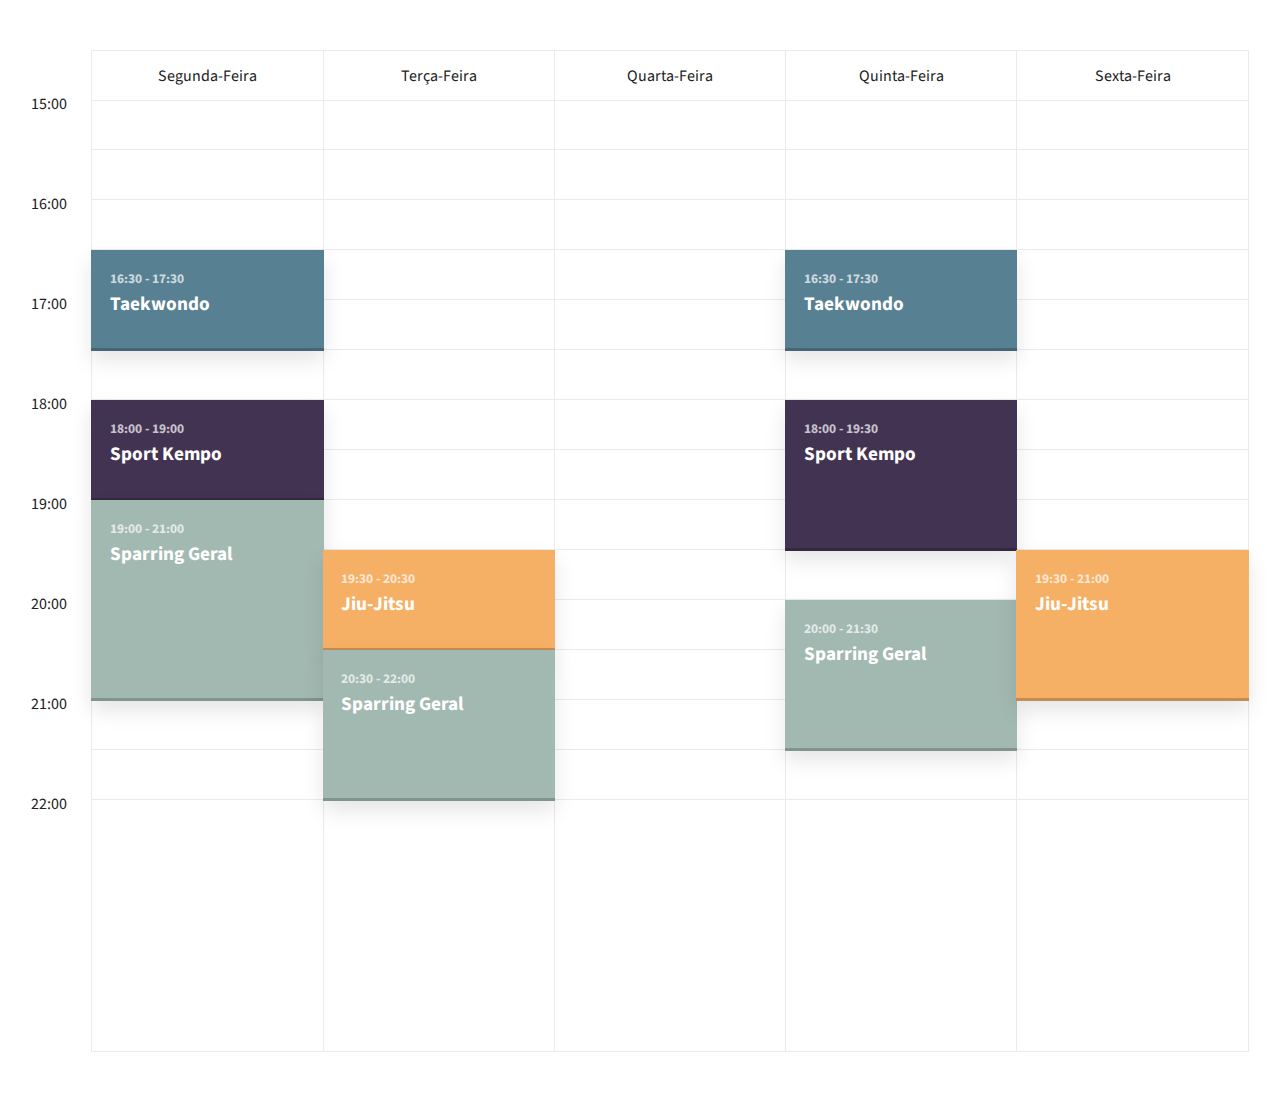
<file: schedule/index.html>
<!doctype html>
<html lang="en">
<head>
  <meta charset="UTF-8">
  <meta name="viewport" content="width=device-width, initial-scale=1">
  <script>document.getElementsByTagName("html")[0].className += " js";</script>
  <link rel="stylesheet" href="assets/css/style.css">
  <title>Horário Semanal | Predator Pack</title>
</head>
<body>
  <div class="cd-schedule cd-schedule--loading margin-top-lg margin-bottom-lg js-cd-schedule">
    <div class="cd-schedule__timeline">
      <ul>
        <li><span>15:00</span></li>
        <li><span>15:30</span></li>
        <li><span>16:00</span></li>
        <li><span>16:30</span></li>
        <li><span>17:00</span></li>
        <li><span>17:30</span></li>
        <li><span>18:00</span></li>
        <li><span>18:30</span></li>
        <li><span>19:00</span></li>
        <li><span>19:30</span></li>
        <li><span>20:00</span></li>
        <li><span>20:30</span></li>
        <li><span>21:00</span></li>
        <li><span>21:30</span></li>
        <li><span>22:00</span></li>
      </ul>
    </div> 
  
    <div class="cd-schedule__events">
      <ul>
        <li class="cd-schedule__group">
          <div class="cd-schedule__top-info"><span>Segunda-Feira</span></div>
  
          <ul>
            <li class="cd-schedule__event">
              <a data-start="16:30" data-end="17:30" data-content="event-abs-circuit" data-event="event-1" href="#0">
                <em class="cd-schedule__name">Taekwondo</em>
              </a>
            </li>
  
            <li class="cd-schedule__event">
              <a data-start="18:00" data-end="19:00" data-content="event-rowing-workout" data-event="event-2" href="#0">
                <em class="cd-schedule__name">Sport Kempo</em>
              </a>
            </li>
  
            <li class="cd-schedule__event">
              <a data-start="19:00" data-end="21:00"  data-content="event-yoga-1" data-event="event-3" href="#0">
                <em class="cd-schedule__name">Sparring Geral</em>
              </a>
            </li>
          </ul>
        </li>
  
        <li class="cd-schedule__group">
          <div class="cd-schedule__top-info"><span>Terça-Feira</span></div>
  
          <ul>

  
            <li class="cd-schedule__event">
              <a data-start="19:30" data-end="20:30"  data-content="event-restorative-yoga" data-event="event-4" href="#0">
                <em class="cd-schedule__name">Jiu-Jitsu</em>
              </a>
            </li>
  
            <li class="cd-schedule__event">
              <a data-start="20:30" data-end="22:00" data-content="event-abs-circuit" data-event="event-3" href="#0">
                <em class="cd-schedule__name">Sparring Geral</em>
              </a>
            </li>
          </ul>
        </li>
  
        <li class="cd-schedule__group">
          <div class="cd-schedule__top-info"><span>Quarta-Feira</span></div>
        </li>
  
        <li class="cd-schedule__group">
          <div class="cd-schedule__top-info"><span>Quinta-Feira</span></div>
  
          <ul>
  
            <li class="cd-schedule__event">
              <a data-start="16:30" data-end="17:30" data-content="event-abs-circuit" data-event="event-1" href="#0">
                <em class="cd-schedule__name">Taekwondo</em>
              </a>
            </li>
  
            <li class="cd-schedule__event">
              <a data-start="18:00" data-end="19:30"  data-content="event-rowing-workout" data-event="event-2" href="#0">
                <em class="cd-schedule__name">Sport Kempo</em>
              </a>
            </li>

            <li class="cd-schedule__event">
              <a data-start="20:00" data-end="21:30"  data-content="event-rowing-workout" data-event="event-3" href="#0">
                <em class="cd-schedule__name">Sparring Geral</em>
              </a>
            </li>
          </ul>
        </li>
  
        <li class="cd-schedule__group">
          <div class="cd-schedule__top-info"><span>Sexta-Feira</span></div>
          <ul>
  
            <li class="cd-schedule__event">
              <a data-start="19:30" data-end="21:00"  data-content="event-yoga-1" data-event="event-4" href="#0">
                <em class="cd-schedule__name">Jiu-Jitsu</em>
              </a>
            </li>
          </ul>
        </li>
      </ul>
    </div>
  
    <div class="cd-schedule-modal">
      </div>
      <a href="#0" class="cd-schedule-modal__close text-replace">Close</a>
    </div>
  
    <div class="cd-schedule__cover-layer"></div>
  </div> <!-- .cd-schedule -->

  <script src="assets/js/util.js"></script> <!-- util functions included in the CodyHouse framework -->
  <script src="assets/js/main.js"></script>
</body>
</html>
</file>
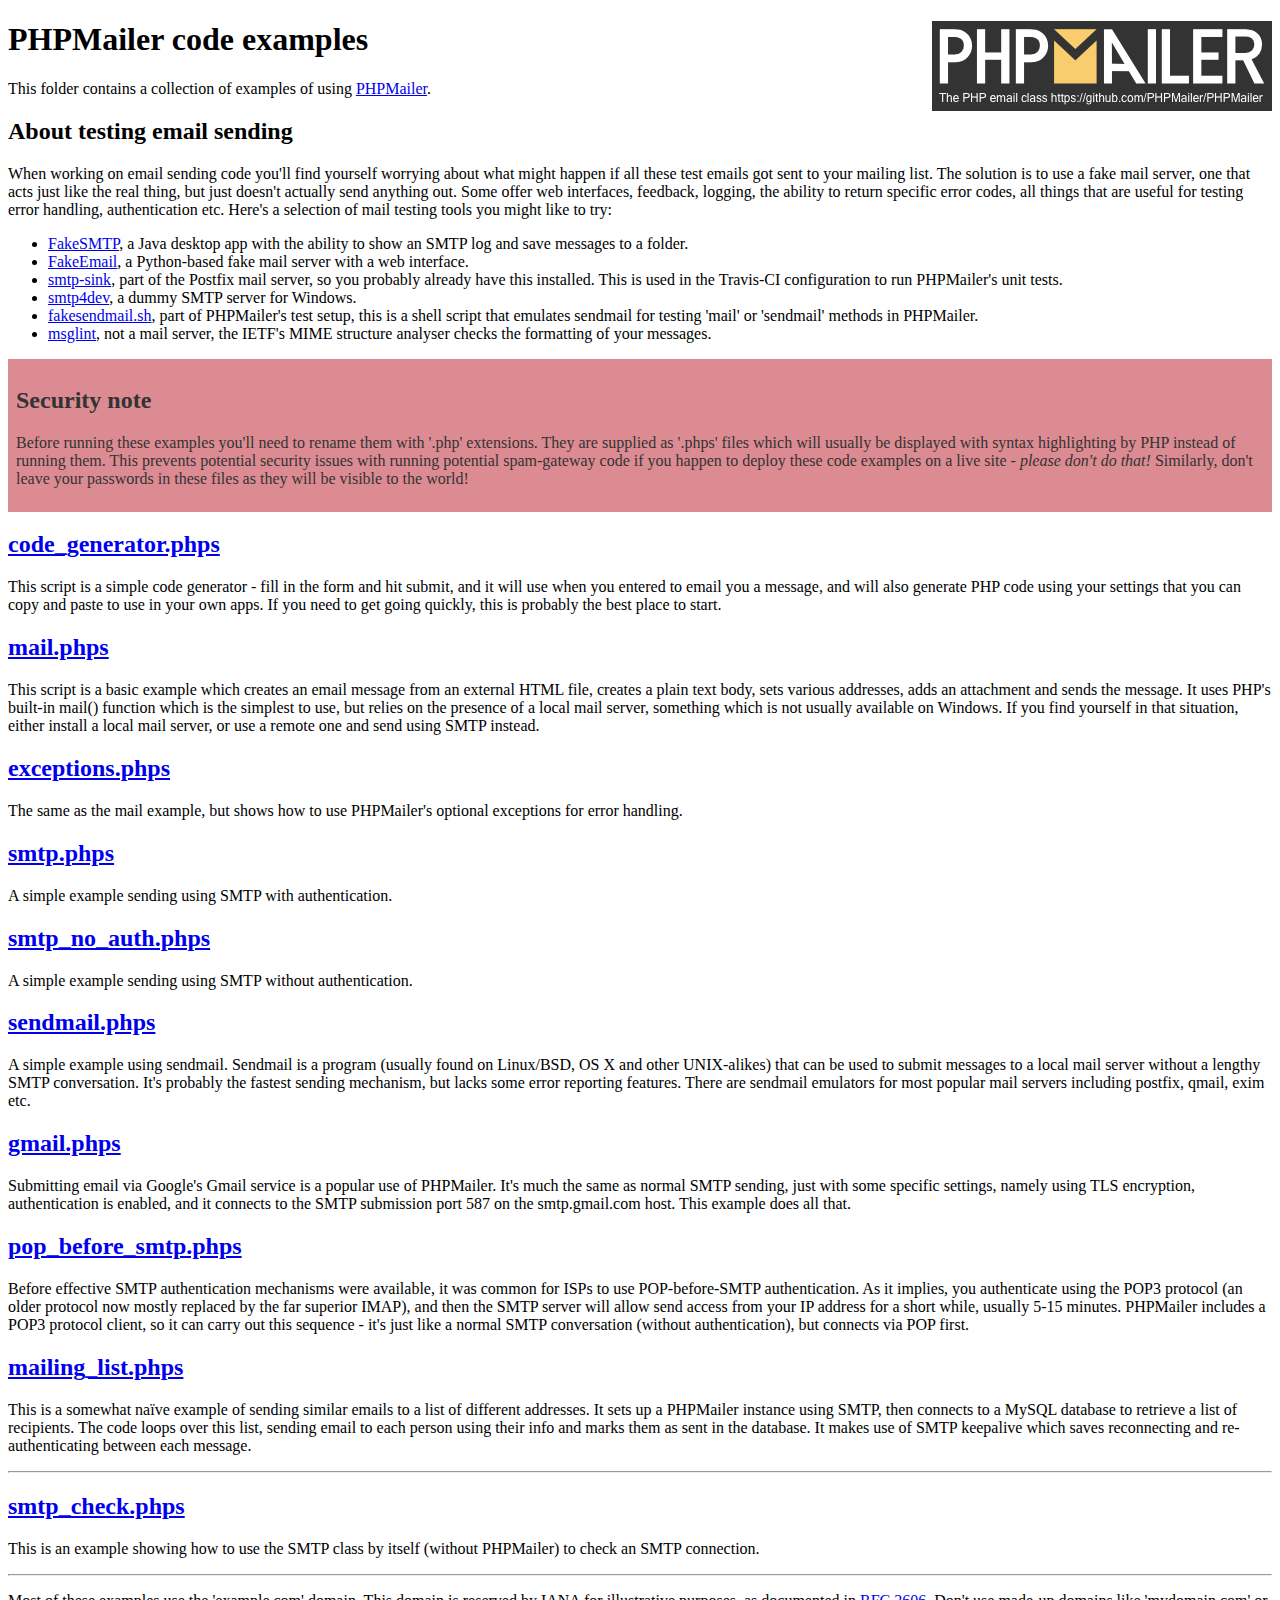
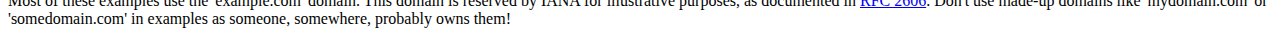
<file: adm/mail/mailer/examples/index.html>
<!DOCTYPE html>
<html>
<head>
	<meta charset="UTF-8">
	<title>PHPMailer Examples</title>
</head>
<body>
<h1>PHPMailer code examples<a href="https://github.com/PHPMailer/PHPMailer"><img src="images/phpmailer.png" style="float:right; border:0;" alt="PHPMailer logo"></a></h1>
<p>This folder contains a collection of examples of using <a href="https://github.com/PHPMailer/PHPMailer">PHPMailer</a>.</p>
<h2>About testing email sending</h2>
<p>When working on email sending code you'll find yourself worrying about what might happen if all these test emails got sent to your mailing list. The solution is to use a fake mail server, one that acts just like the real thing, but just doesn't actually send anything out. Some offer web interfaces, feedback, logging, the ability to return specific error codes, all things that are useful for testing error handling, authentication etc. Here's a selection of mail testing tools you might like to try:</p>
<ul>
  <li><a href="https://github.com/Nilhcem/FakeSMTP">FakeSMTP</a>, a Java desktop app with the ability to show an SMTP log and save messages to a folder. </li>
  <li><a href="https://github.com/isotoma/FakeEmail">FakeEmail</a>, a Python-based fake mail server with a web interface.</li>
  <li><a href="http://www.postfix.org/smtp-sink.1.html">smtp-sink</a>, part of the Postfix mail server, so you probably already have this installed. This is used in the Travis-CI configuration to run PHPMailer's unit tests.</li>
  <li><a href="http://smtp4dev.codeplex.com">smtp4dev</a>, a dummy SMTP server for Windows.</li>
  <li><a href="https://github.com/PHPMailer/PHPMailer/blob/master/test/fakesendmail.sh">fakesendmail.sh</a>, part of PHPMailer's test setup, this is a shell script that emulates sendmail for testing 'mail' or 'sendmail' methods in PHPMailer.</li>
  <li><a href="http://tools.ietf.org/tools/msglint/">msglint</a>, not a mail server, the IETF's MIME structure analyser checks the formatting of your messages.</li>
</ul>
<div style="padding: 8px; color: #333333; background-color: #dc8b92">
<h2>Security note</h2>
<p>Before running these examples you'll need to rename them with '.php' extensions. They are supplied as '.phps' files which will usually be displayed with syntax highlighting by PHP instead of running them. This prevents potential security issues with running potential spam-gateway code if you happen to deploy these code examples on a live site - <em>please don't do that!</em> Similarly, don't leave your passwords in these files as they will be visible to the world!</p>
</div>
<h2><a href="code_generator.phps">code_generator.phps</a></h2>
<p>This script is a simple code generator - fill in the form and hit submit, and it will use when you entered to email you a message, and will also generate PHP code using your settings that you can copy and paste to use in your own apps. If you need to get going quickly, this is probably the best place to start.</p>
<h2><a href="mail.phps">mail.phps</a></h2>
<p>This script is a basic example which creates an email message from an external HTML file, creates a plain text body, sets various addresses, adds an attachment and sends the message. It uses PHP's built-in mail() function which is the simplest to use, but relies on the presence of a local mail server, something which is not usually available on Windows. If you find yourself in that situation, either install a local mail server, or use a remote one and send using SMTP instead.</p>
<h2><a href="exceptions.phps">exceptions.phps</a></h2>
<p>The same as the mail example, but shows how to use PHPMailer's optional exceptions for error handling.</p>
<h2><a href="smtp.phps">smtp.phps</a></h2>
<p>A simple example sending using SMTP with authentication.</p>
<h2><a href="smtp_no_auth.phps">smtp_no_auth.phps</a></h2>
<p>A simple example sending using SMTP without authentication.</p>
<h2><a href="sendmail.phps">sendmail.phps</a></h2>
<p>A simple example using sendmail. Sendmail is a program (usually found on Linux/BSD, OS X and other UNIX-alikes) that can be used to submit messages to a local mail server without a lengthy SMTP conversation. It's probably the fastest sending mechanism, but lacks some error reporting features. There are sendmail emulators for most popular mail servers including postfix, qmail, exim etc.</p>
<h2><a href="gmail.phps">gmail.phps</a></h2>
<p>Submitting email via Google's Gmail service is a popular use of PHPMailer. It's much the same as normal SMTP sending, just with some specific settings, namely using TLS encryption, authentication is enabled, and it connects to the SMTP submission port 587 on the smtp.gmail.com host. This example does all that.</p>
<h2><a href="pop_before_smtp.phps">pop_before_smtp.phps</a></h2>
<p>Before effective SMTP authentication mechanisms were available, it was common for ISPs to use POP-before-SMTP authentication. As it implies, you authenticate using the POP3 protocol (an older protocol now mostly replaced by the far superior IMAP), and then the SMTP server will allow send access from your IP address for a short while, usually 5-15 minutes. PHPMailer includes a POP3 protocol client, so it can carry out this sequence - it's just like a normal SMTP conversation (without authentication), but connects via POP first.</p>
<h2><a href="mailing_list.phps">mailing_list.phps</a></h2>
<p>This is a somewhat naïve example of sending similar emails to a list of different addresses. It sets up a PHPMailer instance using SMTP, then connects to a MySQL database to retrieve a list of recipients. The code loops over this list, sending email to each person using their info and marks them as sent in the database. It makes use of SMTP keepalive which saves reconnecting and re-authenticating between each message.</p>
<hr>
<h2><a href="smtp_check.phps">smtp_check.phps</a></h2>
<p>This is an example showing how to use the SMTP class by itself (without PHPMailer) to check an SMTP connection.</p>
<hr>
<p>Most of these examples use the 'example.com' domain. This domain is reserved by IANA for illustrative purposes, as documented in <a href="http://tools.ietf.org/html/rfc2606">RFC 2606</a>. Don't use made-up domains like 'mydomain.com' or 'somedomain.com' in examples as someone, somewhere, probably owns them!</p>
</body>
</html>
</file>
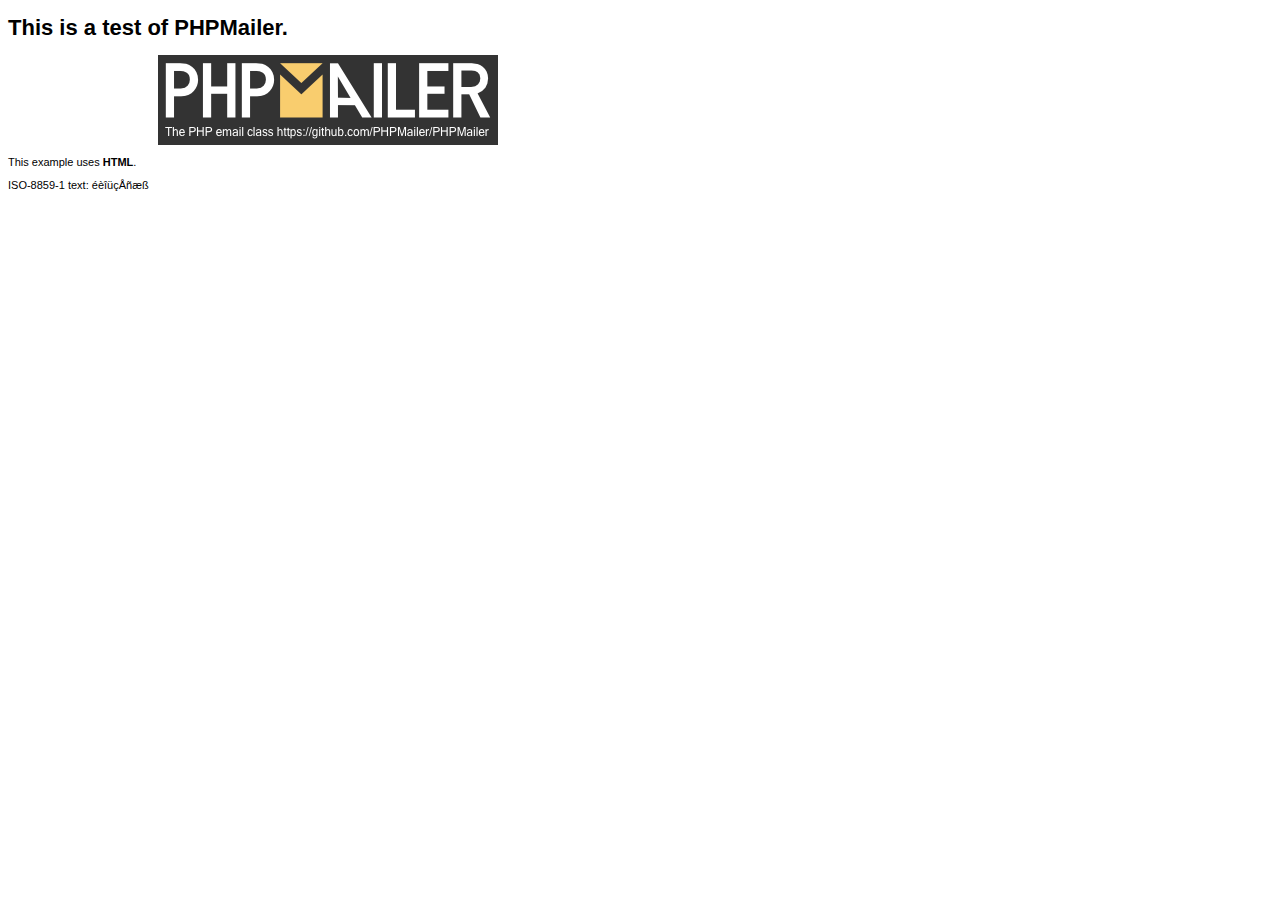
<file: adm/mail/mailer/examples/contents.html>
<!DOCTYPE HTML PUBLIC "-//W3C//DTD HTML 4.01 Transitional//EN" "http://www.w3.org/TR/html4/loose.dtd">
<html>
<head>
  <meta http-equiv="Content-Type" content="text/html; charset=iso-8859-1">
  <title>PHPMailer Test</title>
</head>
<body>
<div style="width: 640px; font-family: Arial, Helvetica, sans-serif; font-size: 11px;">
  <h1>This is a test of PHPMailer.</h1>
  <div align="center">
    <a href="https://github.com/PHPMailer/PHPMailer/"><img src="images/phpmailer.png" height="90" width="340" alt="PHPMailer rocks"></a>
  </div>
  <p>This example uses <strong>HTML</strong>.</p>
  <p>ISO-8859-1 text: ���������</p>
</div>
</body>
</html>
</file>
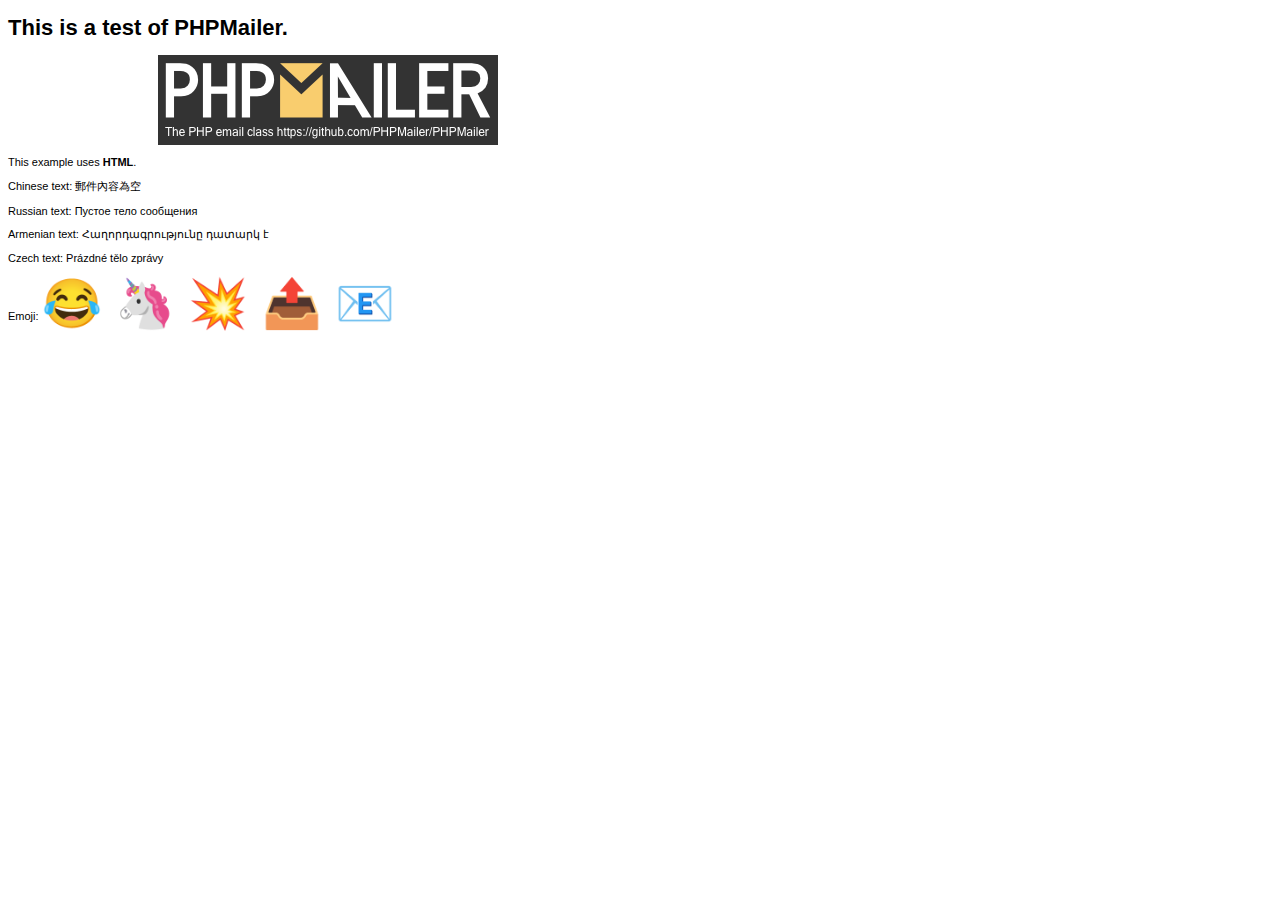
<file: adm/mail/mailer/examples/contentsutf8.html>
<!DOCTYPE HTML PUBLIC "-//W3C//DTD HTML 4.01 Transitional//EN" "http://www.w3.org/TR/html4/loose.dtd">
<html>
<head>
  <meta http-equiv="Content-Type" content="text/html; charset=utf-8">
  <title>PHPMailer Test</title>
</head>
<body>
<div style="width: 640px; font-family: Arial, Helvetica, sans-serif; font-size: 11px;">
  <h1>This is a test of PHPMailer.</h1>
  <div align="center">
    <a href="https://github.com/PHPMailer/PHPMailer/"><img src="images/phpmailer.png" height="90" width="340" alt="PHPMailer rocks"></a>
  </div>
  <p>This example uses <strong>HTML</strong>.</p>
  <p>Chinese text: 郵件內容為空</p>
  <p>Russian text: Пустое тело сообщения</p>
  <p>Armenian text: Հաղորդագրությունը դատարկ է</p>
  <p>Czech text: Prázdné tělo zprávy</p>
  <p>Emoji: <span style="font-size: 48px">😂 🦄 💥 📤 📧</span></p>
</div>
</body>
</html>
</file>
<file: schedule/assets/css/style.css>
@import url("https://fonts.googleapis.com/css?family=Source+Sans+Pro:400,600");*,*::after,*::before{box-sizing:inherit}*{font:inherit}html,body,div,span,applet,object,iframe,h1,h2,h3,h4,h5,h6,p,blockquote,pre,a,abbr,acronym,address,big,cite,code,del,dfn,em,img,ins,kbd,q,s,samp,small,strike,strong,sub,sup,tt,var,b,u,i,center,dl,dt,dd,ol,ul,li,fieldset,form,label,legend,table,caption,tbody,tfoot,thead,tr,th,td,article,aside,canvas,details,embed,figure,figcaption,footer,header,hgroup,menu,nav,output,ruby,section,summary,time,mark,audio,video,hr{margin:0;padding:0;border:0}html{box-sizing:border-box}body{background-color:hsl(0, 0%, 100%);background-color:var(--color-bg, white)}article,aside,details,figcaption,figure,footer,header,hgroup,menu,nav,section,main,form legend{display:block}ol,ul{list-style:none}blockquote,q{quotes:none}button,input,textarea,select{margin:0}.btn,.form-control,.link,.reset{background-color:transparent;padding:0;border:0;border-radius:0;color:inherit;line-height:inherit;-webkit-appearance:none;-moz-appearance:none;appearance:none}select.form-control::-ms-expand{display:none}textarea{resize:vertical;overflow:auto;vertical-align:top}input::-ms-clear{display:none}table{border-collapse:collapse;border-spacing:0}img,video,svg{max-width:100%}[data-theme]{background-color:hsl(0, 0%, 100%);background-color:var(--color-bg, #fff);color:hsl(240, 4%, 20%);color:var(--color-contrast-high, #313135)}:root{--space-unit:  1em;--space-xxxxs: calc(0.125*var(--space-unit));--space-xxxs:  calc(0.25*var(--space-unit));--space-xxs:   calc(0.375*var(--space-unit));--space-xs:    calc(0.5*var(--space-unit));--space-sm:    calc(0.75*var(--space-unit));--space-md:    calc(1.25*var(--space-unit));--space-lg:    calc(2*var(--space-unit));--space-xl:    calc(3.25*var(--space-unit));--space-xxl:   calc(5.25*var(--space-unit));--space-xxxl:  calc(8.5*var(--space-unit));--space-xxxxl: calc(13.75*var(--space-unit));--component-padding: var(--space-md)}:root{--max-width-xxs: 32rem;--max-width-xs:  38rem;--max-width-sm:  48rem;--max-width-md:  64rem;--max-width-lg:  80rem;--max-width-xl:  90rem;--max-width-xxl: 120rem}.container{width:calc(100% - 1.25em);width:calc(100% - 2*var(--component-padding));margin-left:auto;margin-right:auto}.max-width-xxs{max-width:32rem;max-width:var(--max-width-xxs)}.max-width-xs{max-width:38rem;max-width:var(--max-width-xs)}.max-width-sm{max-width:48rem;max-width:var(--max-width-sm)}.max-width-md{max-width:64rem;max-width:var(--max-width-md)}.max-width-lg{max-width:80rem;max-width:var(--max-width-lg)}.max-width-xl{max-width:90rem;max-width:var(--max-width-xl)}.max-width-xxl{max-width:120rem;max-width:var(--max-width-xxl)}.max-width-adaptive-sm{max-width:38rem;max-width:var(--max-width-xs)}@media (min-width: 64rem){.max-width-adaptive-sm{max-width:48rem;max-width:var(--max-width-sm)}}.max-width-adaptive-md{max-width:38rem;max-width:var(--max-width-xs)}@media (min-width: 64rem){.max-width-adaptive-md{max-width:64rem;max-width:var(--max-width-md)}}.max-width-adaptive,.max-width-adaptive-lg{max-width:38rem;max-width:var(--max-width-xs)}@media (min-width: 64rem){.max-width-adaptive,.max-width-adaptive-lg{max-width:64rem;max-width:var(--max-width-md)}}@media (min-width: 90rem){.max-width-adaptive,.max-width-adaptive-lg{max-width:80rem;max-width:var(--max-width-lg)}}.max-width-adaptive-xl{max-width:38rem;max-width:var(--max-width-xs)}@media (min-width: 64rem){.max-width-adaptive-xl{max-width:64rem;max-width:var(--max-width-md)}}@media (min-width: 90rem){.max-width-adaptive-xl{max-width:90rem;max-width:var(--max-width-xl)}}.grid{--grid-gap: 0px;display:-ms-flexbox;display:flex;-ms-flex-wrap:wrap;flex-wrap:wrap}.grid>*{-ms-flex-preferred-size:100%;flex-basis:100%}[class*="grid-gap"]{margin-bottom:1em * -1;margin-bottom:calc(var(--grid-gap, 1em)*-1);margin-right:1em * -1;margin-right:calc(var(--grid-gap, 1em)*-1)}[class*="grid-gap"]>*{margin-bottom:1em;margin-bottom:var(--grid-gap, 1em);margin-right:1em;margin-right:var(--grid-gap, 1em)}.grid-gap-xxxxs{--grid-gap: var(--space-xxxxs)}.grid-gap-xxxs{--grid-gap: var(--space-xxxs)}.grid-gap-xxs{--grid-gap: var(--space-xxs)}.grid-gap-xs{--grid-gap: var(--space-xs)}.grid-gap-sm{--grid-gap: var(--space-sm)}.grid-gap-md{--grid-gap: var(--space-md)}.grid-gap-lg{--grid-gap: var(--space-lg)}.grid-gap-xl{--grid-gap: var(--space-xl)}.grid-gap-xxl{--grid-gap: var(--space-xxl)}.grid-gap-xxxl{--grid-gap: var(--space-xxxl)}.grid-gap-xxxxl{--grid-gap: var(--space-xxxxl)}.col{-ms-flex-positive:1;flex-grow:1;-ms-flex-preferred-size:0;flex-basis:0;max-width:100%}.col-1{-ms-flex-preferred-size:calc(8.33% - 0.01px - 1em);-ms-flex-preferred-size:calc(8.33% - 0.01px - var(--grid-gap, 1em));flex-basis:calc(8.33% - 0.01px - 1em);flex-basis:calc(8.33% - 0.01px - var(--grid-gap, 1em));max-width:calc(8.33% - 0.01px - 1em);max-width:calc(8.33% - 0.01px - var(--grid-gap, 1em))}.col-2{-ms-flex-preferred-size:calc(16.66% - 0.01px - 1em);-ms-flex-preferred-size:calc(16.66% - 0.01px - var(--grid-gap, 1em));flex-basis:calc(16.66% - 0.01px - 1em);flex-basis:calc(16.66% - 0.01px - var(--grid-gap, 1em));max-width:calc(16.66% - 0.01px - 1em);max-width:calc(16.66% - 0.01px - var(--grid-gap, 1em))}.col-3{-ms-flex-preferred-size:calc(25% - 0.01px - 1em);-ms-flex-preferred-size:calc(25% - 0.01px - var(--grid-gap, 1em));flex-basis:calc(25% - 0.01px - 1em);flex-basis:calc(25% - 0.01px - var(--grid-gap, 1em));max-width:calc(25% - 0.01px - 1em);max-width:calc(25% - 0.01px - var(--grid-gap, 1em))}.col-4{-ms-flex-preferred-size:calc(33.33% - 0.01px - 1em);-ms-flex-preferred-size:calc(33.33% - 0.01px - var(--grid-gap, 1em));flex-basis:calc(33.33% - 0.01px - 1em);flex-basis:calc(33.33% - 0.01px - var(--grid-gap, 1em));max-width:calc(33.33% - 0.01px - 1em);max-width:calc(33.33% - 0.01px - var(--grid-gap, 1em))}.col-5{-ms-flex-preferred-size:calc(41.66% - 0.01px - 1em);-ms-flex-preferred-size:calc(41.66% - 0.01px - var(--grid-gap, 1em));flex-basis:calc(41.66% - 0.01px - 1em);flex-basis:calc(41.66% - 0.01px - var(--grid-gap, 1em));max-width:calc(41.66% - 0.01px - 1em);max-width:calc(41.66% - 0.01px - var(--grid-gap, 1em))}.col-6{-ms-flex-preferred-size:calc(50% - 0.01px - 1em);-ms-flex-preferred-size:calc(50% - 0.01px - var(--grid-gap, 1em));flex-basis:calc(50% - 0.01px - 1em);flex-basis:calc(50% - 0.01px - var(--grid-gap, 1em));max-width:calc(50% - 0.01px - 1em);max-width:calc(50% - 0.01px - var(--grid-gap, 1em))}.col-7{-ms-flex-preferred-size:calc(58.33% - 0.01px - 1em);-ms-flex-preferred-size:calc(58.33% - 0.01px - var(--grid-gap, 1em));flex-basis:calc(58.33% - 0.01px - 1em);flex-basis:calc(58.33% - 0.01px - var(--grid-gap, 1em));max-width:calc(58.33% - 0.01px - 1em);max-width:calc(58.33% - 0.01px - var(--grid-gap, 1em))}.col-8{-ms-flex-preferred-size:calc(66.66% - 0.01px - 1em);-ms-flex-preferred-size:calc(66.66% - 0.01px - var(--grid-gap, 1em));flex-basis:calc(66.66% - 0.01px - 1em);flex-basis:calc(66.66% - 0.01px - var(--grid-gap, 1em));max-width:calc(66.66% - 0.01px - 1em);max-width:calc(66.66% - 0.01px - var(--grid-gap, 1em))}.col-9{-ms-flex-preferred-size:calc(75% - 0.01px - 1em);-ms-flex-preferred-size:calc(75% - 0.01px - var(--grid-gap, 1em));flex-basis:calc(75% - 0.01px - 1em);flex-basis:calc(75% - 0.01px - var(--grid-gap, 1em));max-width:calc(75% - 0.01px - 1em);max-width:calc(75% - 0.01px - var(--grid-gap, 1em))}.col-10{-ms-flex-preferred-size:calc(83.33% - 0.01px - 1em);-ms-flex-preferred-size:calc(83.33% - 0.01px - var(--grid-gap, 1em));flex-basis:calc(83.33% - 0.01px - 1em);flex-basis:calc(83.33% - 0.01px - var(--grid-gap, 1em));max-width:calc(83.33% - 0.01px - 1em);max-width:calc(83.33% - 0.01px - var(--grid-gap, 1em))}.col-11{-ms-flex-preferred-size:calc(91.66% - 0.01px - 1em);-ms-flex-preferred-size:calc(91.66% - 0.01px - var(--grid-gap, 1em));flex-basis:calc(91.66% - 0.01px - 1em);flex-basis:calc(91.66% - 0.01px - var(--grid-gap, 1em));max-width:calc(91.66% - 0.01px - 1em);max-width:calc(91.66% - 0.01px - var(--grid-gap, 1em))}.col-12{-ms-flex-preferred-size:calc(100% - 0.01px - 1em);-ms-flex-preferred-size:calc(100% - 0.01px - var(--grid-gap, 1em));flex-basis:calc(100% - 0.01px - 1em);flex-basis:calc(100% - 0.01px - var(--grid-gap, 1em));max-width:calc(100% - 0.01px - 1em);max-width:calc(100% - 0.01px - var(--grid-gap, 1em))}@media (min-width: 32rem){.col\@xs{-ms-flex-positive:1;flex-grow:1;-ms-flex-preferred-size:0;flex-basis:0;max-width:100%}.col-1\@xs{-ms-flex-preferred-size:calc(8.33% - 0.01px - 1em);-ms-flex-preferred-size:calc(8.33% - 0.01px - var(--grid-gap, 1em));flex-basis:calc(8.33% - 0.01px - 1em);flex-basis:calc(8.33% - 0.01px - var(--grid-gap, 1em));max-width:calc(8.33% - 0.01px - 1em);max-width:calc(8.33% - 0.01px - var(--grid-gap, 1em))}.col-2\@xs{-ms-flex-preferred-size:calc(16.66% - 0.01px - 1em);-ms-flex-preferred-size:calc(16.66% - 0.01px - var(--grid-gap, 1em));flex-basis:calc(16.66% - 0.01px - 1em);flex-basis:calc(16.66% - 0.01px - var(--grid-gap, 1em));max-width:calc(16.66% - 0.01px - 1em);max-width:calc(16.66% - 0.01px - var(--grid-gap, 1em))}.col-3\@xs{-ms-flex-preferred-size:calc(25% - 0.01px - 1em);-ms-flex-preferred-size:calc(25% - 0.01px - var(--grid-gap, 1em));flex-basis:calc(25% - 0.01px - 1em);flex-basis:calc(25% - 0.01px - var(--grid-gap, 1em));max-width:calc(25% - 0.01px - 1em);max-width:calc(25% - 0.01px - var(--grid-gap, 1em))}.col-4\@xs{-ms-flex-preferred-size:calc(33.33% - 0.01px - 1em);-ms-flex-preferred-size:calc(33.33% - 0.01px - var(--grid-gap, 1em));flex-basis:calc(33.33% - 0.01px - 1em);flex-basis:calc(33.33% - 0.01px - var(--grid-gap, 1em));max-width:calc(33.33% - 0.01px - 1em);max-width:calc(33.33% - 0.01px - var(--grid-gap, 1em))}.col-5\@xs{-ms-flex-preferred-size:calc(41.66% - 0.01px - 1em);-ms-flex-preferred-size:calc(41.66% - 0.01px - var(--grid-gap, 1em));flex-basis:calc(41.66% - 0.01px - 1em);flex-basis:calc(41.66% - 0.01px - var(--grid-gap, 1em));max-width:calc(41.66% - 0.01px - 1em);max-width:calc(41.66% - 0.01px - var(--grid-gap, 1em))}.col-6\@xs{-ms-flex-preferred-size:calc(50% - 0.01px - 1em);-ms-flex-preferred-size:calc(50% - 0.01px - var(--grid-gap, 1em));flex-basis:calc(50% - 0.01px - 1em);flex-basis:calc(50% - 0.01px - var(--grid-gap, 1em));max-width:calc(50% - 0.01px - 1em);max-width:calc(50% - 0.01px - var(--grid-gap, 1em))}.col-7\@xs{-ms-flex-preferred-size:calc(58.33% - 0.01px - 1em);-ms-flex-preferred-size:calc(58.33% - 0.01px - var(--grid-gap, 1em));flex-basis:calc(58.33% - 0.01px - 1em);flex-basis:calc(58.33% - 0.01px - var(--grid-gap, 1em));max-width:calc(58.33% - 0.01px - 1em);max-width:calc(58.33% - 0.01px - var(--grid-gap, 1em))}.col-8\@xs{-ms-flex-preferred-size:calc(66.66% - 0.01px - 1em);-ms-flex-preferred-size:calc(66.66% - 0.01px - var(--grid-gap, 1em));flex-basis:calc(66.66% - 0.01px - 1em);flex-basis:calc(66.66% - 0.01px - var(--grid-gap, 1em));max-width:calc(66.66% - 0.01px - 1em);max-width:calc(66.66% - 0.01px - var(--grid-gap, 1em))}.col-9\@xs{-ms-flex-preferred-size:calc(75% - 0.01px - 1em);-ms-flex-preferred-size:calc(75% - 0.01px - var(--grid-gap, 1em));flex-basis:calc(75% - 0.01px - 1em);flex-basis:calc(75% - 0.01px - var(--grid-gap, 1em));max-width:calc(75% - 0.01px - 1em);max-width:calc(75% - 0.01px - var(--grid-gap, 1em))}.col-10\@xs{-ms-flex-preferred-size:calc(83.33% - 0.01px - 1em);-ms-flex-preferred-size:calc(83.33% - 0.01px - var(--grid-gap, 1em));flex-basis:calc(83.33% - 0.01px - 1em);flex-basis:calc(83.33% - 0.01px - var(--grid-gap, 1em));max-width:calc(83.33% - 0.01px - 1em);max-width:calc(83.33% - 0.01px - var(--grid-gap, 1em))}.col-11\@xs{-ms-flex-preferred-size:calc(91.66% - 0.01px - 1em);-ms-flex-preferred-size:calc(91.66% - 0.01px - var(--grid-gap, 1em));flex-basis:calc(91.66% - 0.01px - 1em);flex-basis:calc(91.66% - 0.01px - var(--grid-gap, 1em));max-width:calc(91.66% - 0.01px - 1em);max-width:calc(91.66% - 0.01px - var(--grid-gap, 1em))}.col-12\@xs{-ms-flex-preferred-size:calc(100% - 0.01px - 1em);-ms-flex-preferred-size:calc(100% - 0.01px - var(--grid-gap, 1em));flex-basis:calc(100% - 0.01px - 1em);flex-basis:calc(100% - 0.01px - var(--grid-gap, 1em));max-width:calc(100% - 0.01px - 1em);max-width:calc(100% - 0.01px - var(--grid-gap, 1em))}}@media (min-width: 48rem){.col\@sm{-ms-flex-positive:1;flex-grow:1;-ms-flex-preferred-size:0;flex-basis:0;max-width:100%}.col-1\@sm{-ms-flex-preferred-size:calc(8.33% - 0.01px - 1em);-ms-flex-preferred-size:calc(8.33% - 0.01px - var(--grid-gap, 1em));flex-basis:calc(8.33% - 0.01px - 1em);flex-basis:calc(8.33% - 0.01px - var(--grid-gap, 1em));max-width:calc(8.33% - 0.01px - 1em);max-width:calc(8.33% - 0.01px - var(--grid-gap, 1em))}.col-2\@sm{-ms-flex-preferred-size:calc(16.66% - 0.01px - 1em);-ms-flex-preferred-size:calc(16.66% - 0.01px - var(--grid-gap, 1em));flex-basis:calc(16.66% - 0.01px - 1em);flex-basis:calc(16.66% - 0.01px - var(--grid-gap, 1em));max-width:calc(16.66% - 0.01px - 1em);max-width:calc(16.66% - 0.01px - var(--grid-gap, 1em))}.col-3\@sm{-ms-flex-preferred-size:calc(25% - 0.01px - 1em);-ms-flex-preferred-size:calc(25% - 0.01px - var(--grid-gap, 1em));flex-basis:calc(25% - 0.01px - 1em);flex-basis:calc(25% - 0.01px - var(--grid-gap, 1em));max-width:calc(25% - 0.01px - 1em);max-width:calc(25% - 0.01px - var(--grid-gap, 1em))}.col-4\@sm{-ms-flex-preferred-size:calc(33.33% - 0.01px - 1em);-ms-flex-preferred-size:calc(33.33% - 0.01px - var(--grid-gap, 1em));flex-basis:calc(33.33% - 0.01px - 1em);flex-basis:calc(33.33% - 0.01px - var(--grid-gap, 1em));max-width:calc(33.33% - 0.01px - 1em);max-width:calc(33.33% - 0.01px - var(--grid-gap, 1em))}.col-5\@sm{-ms-flex-preferred-size:calc(41.66% - 0.01px - 1em);-ms-flex-preferred-size:calc(41.66% - 0.01px - var(--grid-gap, 1em));flex-basis:calc(41.66% - 0.01px - 1em);flex-basis:calc(41.66% - 0.01px - var(--grid-gap, 1em));max-width:calc(41.66% - 0.01px - 1em);max-width:calc(41.66% - 0.01px - var(--grid-gap, 1em))}.col-6\@sm{-ms-flex-preferred-size:calc(50% - 0.01px - 1em);-ms-flex-preferred-size:calc(50% - 0.01px - var(--grid-gap, 1em));flex-basis:calc(50% - 0.01px - 1em);flex-basis:calc(50% - 0.01px - var(--grid-gap, 1em));max-width:calc(50% - 0.01px - 1em);max-width:calc(50% - 0.01px - var(--grid-gap, 1em))}.col-7\@sm{-ms-flex-preferred-size:calc(58.33% - 0.01px - 1em);-ms-flex-preferred-size:calc(58.33% - 0.01px - var(--grid-gap, 1em));flex-basis:calc(58.33% - 0.01px - 1em);flex-basis:calc(58.33% - 0.01px - var(--grid-gap, 1em));max-width:calc(58.33% - 0.01px - 1em);max-width:calc(58.33% - 0.01px - var(--grid-gap, 1em))}.col-8\@sm{-ms-flex-preferred-size:calc(66.66% - 0.01px - 1em);-ms-flex-preferred-size:calc(66.66% - 0.01px - var(--grid-gap, 1em));flex-basis:calc(66.66% - 0.01px - 1em);flex-basis:calc(66.66% - 0.01px - var(--grid-gap, 1em));max-width:calc(66.66% - 0.01px - 1em);max-width:calc(66.66% - 0.01px - var(--grid-gap, 1em))}.col-9\@sm{-ms-flex-preferred-size:calc(75% - 0.01px - 1em);-ms-flex-preferred-size:calc(75% - 0.01px - var(--grid-gap, 1em));flex-basis:calc(75% - 0.01px - 1em);flex-basis:calc(75% - 0.01px - var(--grid-gap, 1em));max-width:calc(75% - 0.01px - 1em);max-width:calc(75% - 0.01px - var(--grid-gap, 1em))}.col-10\@sm{-ms-flex-preferred-size:calc(83.33% - 0.01px - 1em);-ms-flex-preferred-size:calc(83.33% - 0.01px - var(--grid-gap, 1em));flex-basis:calc(83.33% - 0.01px - 1em);flex-basis:calc(83.33% - 0.01px - var(--grid-gap, 1em));max-width:calc(83.33% - 0.01px - 1em);max-width:calc(83.33% - 0.01px - var(--grid-gap, 1em))}.col-11\@sm{-ms-flex-preferred-size:calc(91.66% - 0.01px - 1em);-ms-flex-preferred-size:calc(91.66% - 0.01px - var(--grid-gap, 1em));flex-basis:calc(91.66% - 0.01px - 1em);flex-basis:calc(91.66% - 0.01px - var(--grid-gap, 1em));max-width:calc(91.66% - 0.01px - 1em);max-width:calc(91.66% - 0.01px - var(--grid-gap, 1em))}.col-12\@sm{-ms-flex-preferred-size:calc(100% - 0.01px - 1em);-ms-flex-preferred-size:calc(100% - 0.01px - var(--grid-gap, 1em));flex-basis:calc(100% - 0.01px - 1em);flex-basis:calc(100% - 0.01px - var(--grid-gap, 1em));max-width:calc(100% - 0.01px - 1em);max-width:calc(100% - 0.01px - var(--grid-gap, 1em))}}@media (min-width: 64rem){.col\@md{-ms-flex-positive:1;flex-grow:1;-ms-flex-preferred-size:0;flex-basis:0;max-width:100%}.col-1\@md{-ms-flex-preferred-size:calc(8.33% - 0.01px - 1em);-ms-flex-preferred-size:calc(8.33% - 0.01px - var(--grid-gap, 1em));flex-basis:calc(8.33% - 0.01px - 1em);flex-basis:calc(8.33% - 0.01px - var(--grid-gap, 1em));max-width:calc(8.33% - 0.01px - 1em);max-width:calc(8.33% - 0.01px - var(--grid-gap, 1em))}.col-2\@md{-ms-flex-preferred-size:calc(16.66% - 0.01px - 1em);-ms-flex-preferred-size:calc(16.66% - 0.01px - var(--grid-gap, 1em));flex-basis:calc(16.66% - 0.01px - 1em);flex-basis:calc(16.66% - 0.01px - var(--grid-gap, 1em));max-width:calc(16.66% - 0.01px - 1em);max-width:calc(16.66% - 0.01px - var(--grid-gap, 1em))}.col-3\@md{-ms-flex-preferred-size:calc(25% - 0.01px - 1em);-ms-flex-preferred-size:calc(25% - 0.01px - var(--grid-gap, 1em));flex-basis:calc(25% - 0.01px - 1em);flex-basis:calc(25% - 0.01px - var(--grid-gap, 1em));max-width:calc(25% - 0.01px - 1em);max-width:calc(25% - 0.01px - var(--grid-gap, 1em))}.col-4\@md{-ms-flex-preferred-size:calc(33.33% - 0.01px - 1em);-ms-flex-preferred-size:calc(33.33% - 0.01px - var(--grid-gap, 1em));flex-basis:calc(33.33% - 0.01px - 1em);flex-basis:calc(33.33% - 0.01px - var(--grid-gap, 1em));max-width:calc(33.33% - 0.01px - 1em);max-width:calc(33.33% - 0.01px - var(--grid-gap, 1em))}.col-5\@md{-ms-flex-preferred-size:calc(41.66% - 0.01px - 1em);-ms-flex-preferred-size:calc(41.66% - 0.01px - var(--grid-gap, 1em));flex-basis:calc(41.66% - 0.01px - 1em);flex-basis:calc(41.66% - 0.01px - var(--grid-gap, 1em));max-width:calc(41.66% - 0.01px - 1em);max-width:calc(41.66% - 0.01px - var(--grid-gap, 1em))}.col-6\@md{-ms-flex-preferred-size:calc(50% - 0.01px - 1em);-ms-flex-preferred-size:calc(50% - 0.01px - var(--grid-gap, 1em));flex-basis:calc(50% - 0.01px - 1em);flex-basis:calc(50% - 0.01px - var(--grid-gap, 1em));max-width:calc(50% - 0.01px - 1em);max-width:calc(50% - 0.01px - var(--grid-gap, 1em))}.col-7\@md{-ms-flex-preferred-size:calc(58.33% - 0.01px - 1em);-ms-flex-preferred-size:calc(58.33% - 0.01px - var(--grid-gap, 1em));flex-basis:calc(58.33% - 0.01px - 1em);flex-basis:calc(58.33% - 0.01px - var(--grid-gap, 1em));max-width:calc(58.33% - 0.01px - 1em);max-width:calc(58.33% - 0.01px - var(--grid-gap, 1em))}.col-8\@md{-ms-flex-preferred-size:calc(66.66% - 0.01px - 1em);-ms-flex-preferred-size:calc(66.66% - 0.01px - var(--grid-gap, 1em));flex-basis:calc(66.66% - 0.01px - 1em);flex-basis:calc(66.66% - 0.01px - var(--grid-gap, 1em));max-width:calc(66.66% - 0.01px - 1em);max-width:calc(66.66% - 0.01px - var(--grid-gap, 1em))}.col-9\@md{-ms-flex-preferred-size:calc(75% - 0.01px - 1em);-ms-flex-preferred-size:calc(75% - 0.01px - var(--grid-gap, 1em));flex-basis:calc(75% - 0.01px - 1em);flex-basis:calc(75% - 0.01px - var(--grid-gap, 1em));max-width:calc(75% - 0.01px - 1em);max-width:calc(75% - 0.01px - var(--grid-gap, 1em))}.col-10\@md{-ms-flex-preferred-size:calc(83.33% - 0.01px - 1em);-ms-flex-preferred-size:calc(83.33% - 0.01px - var(--grid-gap, 1em));flex-basis:calc(83.33% - 0.01px - 1em);flex-basis:calc(83.33% - 0.01px - var(--grid-gap, 1em));max-width:calc(83.33% - 0.01px - 1em);max-width:calc(83.33% - 0.01px - var(--grid-gap, 1em))}.col-11\@md{-ms-flex-preferred-size:calc(91.66% - 0.01px - 1em);-ms-flex-preferred-size:calc(91.66% - 0.01px - var(--grid-gap, 1em));flex-basis:calc(91.66% - 0.01px - 1em);flex-basis:calc(91.66% - 0.01px - var(--grid-gap, 1em));max-width:calc(91.66% - 0.01px - 1em);max-width:calc(91.66% - 0.01px - var(--grid-gap, 1em))}.col-12\@md{-ms-flex-preferred-size:calc(100% - 0.01px - 1em);-ms-flex-preferred-size:calc(100% - 0.01px - var(--grid-gap, 1em));flex-basis:calc(100% - 0.01px - 1em);flex-basis:calc(100% - 0.01px - var(--grid-gap, 1em));max-width:calc(100% - 0.01px - 1em);max-width:calc(100% - 0.01px - var(--grid-gap, 1em))}}@media (min-width: 80rem){.col\@lg{-ms-flex-positive:1;flex-grow:1;-ms-flex-preferred-size:0;flex-basis:0;max-width:100%}.col-1\@lg{-ms-flex-preferred-size:calc(8.33% - 0.01px - 1em);-ms-flex-preferred-size:calc(8.33% - 0.01px - var(--grid-gap, 1em));flex-basis:calc(8.33% - 0.01px - 1em);flex-basis:calc(8.33% - 0.01px - var(--grid-gap, 1em));max-width:calc(8.33% - 0.01px - 1em);max-width:calc(8.33% - 0.01px - var(--grid-gap, 1em))}.col-2\@lg{-ms-flex-preferred-size:calc(16.66% - 0.01px - 1em);-ms-flex-preferred-size:calc(16.66% - 0.01px - var(--grid-gap, 1em));flex-basis:calc(16.66% - 0.01px - 1em);flex-basis:calc(16.66% - 0.01px - var(--grid-gap, 1em));max-width:calc(16.66% - 0.01px - 1em);max-width:calc(16.66% - 0.01px - var(--grid-gap, 1em))}.col-3\@lg{-ms-flex-preferred-size:calc(25% - 0.01px - 1em);-ms-flex-preferred-size:calc(25% - 0.01px - var(--grid-gap, 1em));flex-basis:calc(25% - 0.01px - 1em);flex-basis:calc(25% - 0.01px - var(--grid-gap, 1em));max-width:calc(25% - 0.01px - 1em);max-width:calc(25% - 0.01px - var(--grid-gap, 1em))}.col-4\@lg{-ms-flex-preferred-size:calc(33.33% - 0.01px - 1em);-ms-flex-preferred-size:calc(33.33% - 0.01px - var(--grid-gap, 1em));flex-basis:calc(33.33% - 0.01px - 1em);flex-basis:calc(33.33% - 0.01px - var(--grid-gap, 1em));max-width:calc(33.33% - 0.01px - 1em);max-width:calc(33.33% - 0.01px - var(--grid-gap, 1em))}.col-5\@lg{-ms-flex-preferred-size:calc(41.66% - 0.01px - 1em);-ms-flex-preferred-size:calc(41.66% - 0.01px - var(--grid-gap, 1em));flex-basis:calc(41.66% - 0.01px - 1em);flex-basis:calc(41.66% - 0.01px - var(--grid-gap, 1em));max-width:calc(41.66% - 0.01px - 1em);max-width:calc(41.66% - 0.01px - var(--grid-gap, 1em))}.col-6\@lg{-ms-flex-preferred-size:calc(50% - 0.01px - 1em);-ms-flex-preferred-size:calc(50% - 0.01px - var(--grid-gap, 1em));flex-basis:calc(50% - 0.01px - 1em);flex-basis:calc(50% - 0.01px - var(--grid-gap, 1em));max-width:calc(50% - 0.01px - 1em);max-width:calc(50% - 0.01px - var(--grid-gap, 1em))}.col-7\@lg{-ms-flex-preferred-size:calc(58.33% - 0.01px - 1em);-ms-flex-preferred-size:calc(58.33% - 0.01px - var(--grid-gap, 1em));flex-basis:calc(58.33% - 0.01px - 1em);flex-basis:calc(58.33% - 0.01px - var(--grid-gap, 1em));max-width:calc(58.33% - 0.01px - 1em);max-width:calc(58.33% - 0.01px - var(--grid-gap, 1em))}.col-8\@lg{-ms-flex-preferred-size:calc(66.66% - 0.01px - 1em);-ms-flex-preferred-size:calc(66.66% - 0.01px - var(--grid-gap, 1em));flex-basis:calc(66.66% - 0.01px - 1em);flex-basis:calc(66.66% - 0.01px - var(--grid-gap, 1em));max-width:calc(66.66% - 0.01px - 1em);max-width:calc(66.66% - 0.01px - var(--grid-gap, 1em))}.col-9\@lg{-ms-flex-preferred-size:calc(75% - 0.01px - 1em);-ms-flex-preferred-size:calc(75% - 0.01px - var(--grid-gap, 1em));flex-basis:calc(75% - 0.01px - 1em);flex-basis:calc(75% - 0.01px - var(--grid-gap, 1em));max-width:calc(75% - 0.01px - 1em);max-width:calc(75% - 0.01px - var(--grid-gap, 1em))}.col-10\@lg{-ms-flex-preferred-size:calc(83.33% - 0.01px - 1em);-ms-flex-preferred-size:calc(83.33% - 0.01px - var(--grid-gap, 1em));flex-basis:calc(83.33% - 0.01px - 1em);flex-basis:calc(83.33% - 0.01px - var(--grid-gap, 1em));max-width:calc(83.33% - 0.01px - 1em);max-width:calc(83.33% - 0.01px - var(--grid-gap, 1em))}.col-11\@lg{-ms-flex-preferred-size:calc(91.66% - 0.01px - 1em);-ms-flex-preferred-size:calc(91.66% - 0.01px - var(--grid-gap, 1em));flex-basis:calc(91.66% - 0.01px - 1em);flex-basis:calc(91.66% - 0.01px - var(--grid-gap, 1em));max-width:calc(91.66% - 0.01px - 1em);max-width:calc(91.66% - 0.01px - var(--grid-gap, 1em))}.col-12\@lg{-ms-flex-preferred-size:calc(100% - 0.01px - 1em);-ms-flex-preferred-size:calc(100% - 0.01px - var(--grid-gap, 1em));flex-basis:calc(100% - 0.01px - 1em);flex-basis:calc(100% - 0.01px - var(--grid-gap, 1em));max-width:calc(100% - 0.01px - 1em);max-width:calc(100% - 0.01px - var(--grid-gap, 1em))}}@media (min-width: 90rem){.col\@xl{-ms-flex-positive:1;flex-grow:1;-ms-flex-preferred-size:0;flex-basis:0;max-width:100%}.col-1\@xl{-ms-flex-preferred-size:calc(8.33% - 0.01px - 1em);-ms-flex-preferred-size:calc(8.33% - 0.01px - var(--grid-gap, 1em));flex-basis:calc(8.33% - 0.01px - 1em);flex-basis:calc(8.33% - 0.01px - var(--grid-gap, 1em));max-width:calc(8.33% - 0.01px - 1em);max-width:calc(8.33% - 0.01px - var(--grid-gap, 1em))}.col-2\@xl{-ms-flex-preferred-size:calc(16.66% - 0.01px - 1em);-ms-flex-preferred-size:calc(16.66% - 0.01px - var(--grid-gap, 1em));flex-basis:calc(16.66% - 0.01px - 1em);flex-basis:calc(16.66% - 0.01px - var(--grid-gap, 1em));max-width:calc(16.66% - 0.01px - 1em);max-width:calc(16.66% - 0.01px - var(--grid-gap, 1em))}.col-3\@xl{-ms-flex-preferred-size:calc(25% - 0.01px - 1em);-ms-flex-preferred-size:calc(25% - 0.01px - var(--grid-gap, 1em));flex-basis:calc(25% - 0.01px - 1em);flex-basis:calc(25% - 0.01px - var(--grid-gap, 1em));max-width:calc(25% - 0.01px - 1em);max-width:calc(25% - 0.01px - var(--grid-gap, 1em))}.col-4\@xl{-ms-flex-preferred-size:calc(33.33% - 0.01px - 1em);-ms-flex-preferred-size:calc(33.33% - 0.01px - var(--grid-gap, 1em));flex-basis:calc(33.33% - 0.01px - 1em);flex-basis:calc(33.33% - 0.01px - var(--grid-gap, 1em));max-width:calc(33.33% - 0.01px - 1em);max-width:calc(33.33% - 0.01px - var(--grid-gap, 1em))}.col-5\@xl{-ms-flex-preferred-size:calc(41.66% - 0.01px - 1em);-ms-flex-preferred-size:calc(41.66% - 0.01px - var(--grid-gap, 1em));flex-basis:calc(41.66% - 0.01px - 1em);flex-basis:calc(41.66% - 0.01px - var(--grid-gap, 1em));max-width:calc(41.66% - 0.01px - 1em);max-width:calc(41.66% - 0.01px - var(--grid-gap, 1em))}.col-6\@xl{-ms-flex-preferred-size:calc(50% - 0.01px - 1em);-ms-flex-preferred-size:calc(50% - 0.01px - var(--grid-gap, 1em));flex-basis:calc(50% - 0.01px - 1em);flex-basis:calc(50% - 0.01px - var(--grid-gap, 1em));max-width:calc(50% - 0.01px - 1em);max-width:calc(50% - 0.01px - var(--grid-gap, 1em))}.col-7\@xl{-ms-flex-preferred-size:calc(58.33% - 0.01px - 1em);-ms-flex-preferred-size:calc(58.33% - 0.01px - var(--grid-gap, 1em));flex-basis:calc(58.33% - 0.01px - 1em);flex-basis:calc(58.33% - 0.01px - var(--grid-gap, 1em));max-width:calc(58.33% - 0.01px - 1em);max-width:calc(58.33% - 0.01px - var(--grid-gap, 1em))}.col-8\@xl{-ms-flex-preferred-size:calc(66.66% - 0.01px - 1em);-ms-flex-preferred-size:calc(66.66% - 0.01px - var(--grid-gap, 1em));flex-basis:calc(66.66% - 0.01px - 1em);flex-basis:calc(66.66% - 0.01px - var(--grid-gap, 1em));max-width:calc(66.66% - 0.01px - 1em);max-width:calc(66.66% - 0.01px - var(--grid-gap, 1em))}.col-9\@xl{-ms-flex-preferred-size:calc(75% - 0.01px - 1em);-ms-flex-preferred-size:calc(75% - 0.01px - var(--grid-gap, 1em));flex-basis:calc(75% - 0.01px - 1em);flex-basis:calc(75% - 0.01px - var(--grid-gap, 1em));max-width:calc(75% - 0.01px - 1em);max-width:calc(75% - 0.01px - var(--grid-gap, 1em))}.col-10\@xl{-ms-flex-preferred-size:calc(83.33% - 0.01px - 1em);-ms-flex-preferred-size:calc(83.33% - 0.01px - var(--grid-gap, 1em));flex-basis:calc(83.33% - 0.01px - 1em);flex-basis:calc(83.33% - 0.01px - var(--grid-gap, 1em));max-width:calc(83.33% - 0.01px - 1em);max-width:calc(83.33% - 0.01px - var(--grid-gap, 1em))}.col-11\@xl{-ms-flex-preferred-size:calc(91.66% - 0.01px - 1em);-ms-flex-preferred-size:calc(91.66% - 0.01px - var(--grid-gap, 1em));flex-basis:calc(91.66% - 0.01px - 1em);flex-basis:calc(91.66% - 0.01px - var(--grid-gap, 1em));max-width:calc(91.66% - 0.01px - 1em);max-width:calc(91.66% - 0.01px - var(--grid-gap, 1em))}.col-12\@xl{-ms-flex-preferred-size:calc(100% - 0.01px - 1em);-ms-flex-preferred-size:calc(100% - 0.01px - var(--grid-gap, 1em));flex-basis:calc(100% - 0.01px - 1em);flex-basis:calc(100% - 0.01px - var(--grid-gap, 1em));max-width:calc(100% - 0.01px - 1em);max-width:calc(100% - 0.01px - var(--grid-gap, 1em))}}:root{--radius-sm: calc(var(--radius, 0.25em)/2);--radius-md: var(--radius, 0.25em);--radius-lg: calc(var(--radius, 0.25em)*2);--shadow-sm: 0 1px 2px rgba(0, 0, 0, .085), 0 1px 8px rgba(0, 0, 0, .1);--shadow-md: 0 1px 8px rgba(0, 0, 0, .1), 0 8px 24px rgba(0, 0, 0, .15);--shadow-lg: 0 1px 8px rgba(0, 0, 0, .1), 0 16px 48px rgba(0, 0, 0, .1), 0 24px 60px rgba(0, 0, 0, .1);--bounce: cubic-bezier(0.175, 0.885, 0.32, 1.275);--ease-in-out: cubic-bezier(0.645, 0.045, 0.355, 1);--ease-in: cubic-bezier(0.55, 0.055, 0.675, 0.19);--ease-out: cubic-bezier(0.215, 0.61, 0.355, 1)}:root{--body-line-height: 1.4;--heading-line-height: 1.2}body{font-size:1em;font-size:var(--text-base-size, 1em);font-family:'Source Sans Pro', sans-serif;font-family:var(--font-primary, sans-serif);color:hsl(240, 4%, 20%);color:var(--color-contrast-high, #313135)}h1,h2,h3,h4{color:hsl(240, 8%, 12%);color:var(--color-contrast-higher, #1c1c21);line-height:1.2;line-height:var(--heading-line-height, 1.2)}.text-xxxl{font-size:2.48832em;font-size:var(--text-xxxl, 2.488em)}h1,.text-xxl{font-size:2.0736em;font-size:var(--text-xxl, 2.074em)}h2,.text-xl{font-size:1.728em;font-size:var(--text-xl, 1.728em)}h3,.text-lg{font-size:1.44em;font-size:var(--text-lg, 1.44em)}h4,.text-md{font-size:1.2em;font-size:var(--text-md, 1.2em)}small,.text-sm{font-size:0.83333em;font-size:var(--text-sm, 0.833em)}.text-xs{font-size:0.69444em;font-size:var(--text-xs, 0.694em)}a,.link{color:hsl(220, 90%, 56%);color:var(--color-primary, #2a6df4);text-decoration:underline}strong,.text-bold{font-weight:bold}s{text-decoration:line-through}u,.text-underline{text-decoration:underline}.text-component{--component-body-line-height: calc(var(--body-line-height)*var(--line-height-multiplier, 1));--component-heading-line-height: calc(var(--heading-line-height)*var(--line-height-multiplier, 1))}.text-component h1,.text-component h2,.text-component h3,.text-component h4{line-height:1.2;line-height:var(--component-heading-line-height, 1.2);margin-bottom:0.25em;margin-bottom:calc(var(--space-xxxs)*var(--text-vspace-multiplier, 1))}.text-component h2,.text-component h3,.text-component h4{margin-top:0.75em;margin-top:calc(var(--space-sm)*var(--text-vspace-multiplier, 1))}.text-component p,.text-component blockquote,.text-component ul li,.text-component ol li{line-height:1.4;line-height:var(--component-body-line-height)}.text-component ul,.text-component ol,.text-component p,.text-component blockquote,.text-component .text-component__block{margin-bottom:0.75em;margin-bottom:calc(var(--space-sm)*var(--text-vspace-multiplier, 1))}.text-component ul,.text-component ol{padding-left:1em}.text-component ul{list-style-type:disc}.text-component ol{list-style-type:decimal}.text-component img{display:block;margin:0 auto}.text-component figcaption{text-align:center;margin-top:0.5em;margin-top:var(--space-xs)}.text-component em{font-style:italic}.text-component hr{margin-top:2em;margin-top:calc(var(--space-lg)*var(--text-vspace-multiplier, 1));margin-bottom:2em;margin-bottom:calc(var(--space-lg)*var(--text-vspace-multiplier, 1));margin-left:auto;margin-right:auto}.text-component>*:first-child{margin-top:0}.text-component>*:last-child{margin-bottom:0}.text-component__block--full-width{width:100vw;margin-left:calc(50% - 50vw)}@media (min-width: 48rem){.text-component__block--left,.text-component__block--right{width:45%}.text-component__block--left img,.text-component__block--right img{width:100%}.text-component__block--left{float:left;margin-right:0.75em;margin-right:calc(var(--space-sm)*var(--text-vspace-multiplier, 1))}.text-component__block--right{float:right;margin-left:0.75em;margin-left:calc(var(--space-sm)*var(--text-vspace-multiplier, 1))}}@media (min-width: 90rem){.text-component__block--outset{width:calc(100% + 10.5em);width:calc(100% + 2*var(--space-xxl))}.text-component__block--outset img{width:100%}.text-component__block--outset:not(.text-component__block--right){margin-left:-5.25em;margin-left:calc(-1*var(--space-xxl))}.text-component__block--left,.text-component__block--right{width:50%}.text-component__block--right.text-component__block--outset{margin-right:-5.25em;margin-right:calc(-1*var(--space-xxl))}}:root{--icon-xxs: 12px;--icon-xs:  16px;--icon-sm:  24px;--icon-md:  32px;--icon-lg:  48px;--icon-xl:  64px;--icon-xxl: 128px}.icon{display:inline-block;color:inherit;fill:currentColor;height:1em;width:1em;line-height:1;-ms-flex-negative:0;flex-shrink:0}.icon--xxs{font-size:12px;font-size:var(--icon-xxs)}.icon--xs{font-size:16px;font-size:var(--icon-xs)}.icon--sm{font-size:24px;font-size:var(--icon-sm)}.icon--md{font-size:32px;font-size:var(--icon-md)}.icon--lg{font-size:48px;font-size:var(--icon-lg)}.icon--xl{font-size:64px;font-size:var(--icon-xl)}.icon--xxl{font-size:128px;font-size:var(--icon-xxl)}.icon--is-spinning{-webkit-animation:icon-spin 1s infinite linear;animation:icon-spin 1s infinite linear}@-webkit-keyframes icon-spin{0%{-webkit-transform:rotate(0deg);transform:rotate(0deg)}100%{-webkit-transform:rotate(360deg);transform:rotate(360deg)}}@keyframes icon-spin{0%{-webkit-transform:rotate(0deg);transform:rotate(0deg)}100%{-webkit-transform:rotate(360deg);transform:rotate(360deg)}}.icon use{color:inherit;fill:currentColor}.btn{position:relative;display:-ms-inline-flexbox;display:inline-flex;-ms-flex-pack:center;justify-content:center;-ms-flex-align:center;align-items:center;white-space:nowrap;text-decoration:none;line-height:1;font-size:1em;font-size:var(--btn-font-size, 1em);padding-top:0.5em;padding-top:var(--btn-padding-y, 0.5em);padding-bottom:0.5em;padding-bottom:var(--btn-padding-y, 0.5em);padding-left:0.75em;padding-left:var(--btn-padding-x, 0.75em);padding-right:0.75em;padding-right:var(--btn-padding-x, 0.75em);border-radius:0.25em;border-radius:var(--btn-radius, 0.25em)}.btn--primary{background-color:hsl(220, 90%, 56%);background-color:var(--color-primary, #2a6df4);color:hsl(0, 0%, 100%);color:var(--color-white, #fff)}.btn--subtle{background-color:hsl(240, 1%, 83%);background-color:var(--color-contrast-low, #d3d3d4);color:hsl(240, 8%, 12%);color:var(--color-contrast-higher, #1c1c21)}.btn--accent{background-color:hsl(355, 90%, 61%);background-color:var(--color-accent, #f54251);color:hsl(0, 0%, 100%);color:var(--color-white, #fff)}.btn--disabled{cursor:not-allowed}.btn--sm{font-size:0.8em;font-size:var(--btn-font-size-sm, 0.8em)}.btn--md{font-size:1.2em;font-size:var(--btn-font-size-md, 1.2em)}.btn--lg{font-size:1.4em;font-size:var(--btn-font-size-lg, 1.4em)}.btn--icon{padding:0.5em;padding:var(--btn-padding-y, 0.5em)}.form-control{background-color:hsl(0, 0%, 100%);background-color:var(--color-bg, #f2f2f2);padding-top:0.5em;padding-top:var(--form-control-padding-y, 0.5em);padding-bottom:0.5em;padding-bottom:var(--form-control-padding-y, 0.5em);padding-left:0.75em;padding-left:var(--form-control-padding-x, 0.75em);padding-right:0.75em;padding-right:var(--form-control-padding-x, 0.75em);border-radius:0.25em;border-radius:var(--form-control-radius, 0.25em)}.form-control::-webkit-input-placeholder{color:hsl(240, 1%, 48%);color:var(--color-contrast-medium, #79797c)}.form-control::-moz-placeholder{opacity:1;color:hsl(240, 1%, 48%);color:var(--color-contrast-medium, #79797c)}.form-control:-ms-input-placeholder{color:hsl(240, 1%, 48%);color:var(--color-contrast-medium, #79797c)}.form-control:-moz-placeholder{color:hsl(240, 1%, 48%);color:var(--color-contrast-medium, #79797c)}.form-control[disabled],.form-control[readonly]{cursor:not-allowed}.form-legend{color:hsl(240, 8%, 12%);color:var(--color-contrast-higher, #1c1c21);line-height:1.2;font-size:1.2em;font-size:var(--text-md, 1.2em);margin-bottom:0.375em;margin-bottom:var(--space-xxs)}.form-label{display:inline-block}.form__msg-error{background-color:hsl(355, 90%, 61%);background-color:var(--color-error, #f54251);color:hsl(0, 0%, 100%);color:var(--color-white, #fff);font-size:0.83333em;font-size:var(--text-sm, 0.833em);-webkit-font-smoothing:antialiased;-moz-osx-font-smoothing:grayscale;padding:0.5em;padding:var(--space-xs);margin-top:0.75em;margin-top:var(--space-sm);border-radius:0.25em;border-radius:var(--radius-md, 0.25em);position:absolute;clip:rect(1px, 1px, 1px, 1px)}.form__msg-error::before{content:'';position:absolute;left:0.75em;left:var(--space-sm);top:0;-webkit-transform:translateY(-100%);-ms-transform:translateY(-100%);transform:translateY(-100%);width:0;height:0;border:8px solid transparent;border-bottom-color:hsl(355, 90%, 61%);border-bottom-color:var(--color-error)}.form__msg-error--is-visible{position:relative;clip:auto}.radio-list>*,.checkbox-list>*{position:relative;display:-ms-flexbox;display:flex;-ms-flex-align:baseline;align-items:baseline;margin-bottom:0.375em;margin-bottom:var(--space-xxs)}.radio-list>*:last-of-type,.checkbox-list>*:last-of-type{margin-bottom:0}.radio-list label,.checkbox-list label{line-height:1.4;line-height:var(--body-line-height);-webkit-user-select:none;-moz-user-select:none;-ms-user-select:none;user-select:none}.radio-list input,.checkbox-list input{vertical-align:top;margin-right:0.25em;margin-right:var(--space-xxxs);-ms-flex-negative:0;flex-shrink:0}:root{--zindex-header: 2;--zindex-popover: 5;--zindex-fixed-element: 10;--zindex-overlay: 15}@media not all and (min-width: 32rem){.display\@xs{display:none !important}}@media (min-width: 32rem){.hide\@xs{display:none !important}}@media not all and (min-width: 48rem){.display\@sm{display:none !important}}@media (min-width: 48rem){.hide\@sm{display:none !important}}@media not all and (min-width: 64rem){.display\@md{display:none !important}}@media (min-width: 64rem){.hide\@md{display:none !important}}@media not all and (min-width: 80rem){.display\@lg{display:none !important}}@media (min-width: 80rem){.hide\@lg{display:none !important}}@media not all and (min-width: 90rem){.display\@xl{display:none !important}}@media (min-width: 90rem){.hide\@xl{display:none !important}}:root{--display: block}.is-visible{display:block !important;display:var(--display) !important}.is-hidden{display:none !important}.sr-only{position:absolute;clip:rect(1px, 1px, 1px, 1px);-webkit-clip-path:inset(50%);clip-path:inset(50%);width:1px;height:1px;overflow:hidden;padding:0;border:0;white-space:nowrap}.flex{display:-ms-flexbox;display:flex}.inline-flex{display:-ms-inline-flexbox;display:inline-flex}.flex-wrap{-ms-flex-wrap:wrap;flex-wrap:wrap}.flex-column{-ms-flex-direction:column;flex-direction:column}.flex-row{-ms-flex-direction:row;flex-direction:row}.flex-center{-ms-flex-pack:center;justify-content:center;-ms-flex-align:center;align-items:center}.justify-start{-ms-flex-pack:start;justify-content:flex-start}.justify-end{-ms-flex-pack:end;justify-content:flex-end}.justify-center{-ms-flex-pack:center;justify-content:center}.justify-between{-ms-flex-pack:justify;justify-content:space-between}.items-center{-ms-flex-align:center;align-items:center}.items-start{-ms-flex-align:start;align-items:flex-start}.items-end{-ms-flex-align:end;align-items:flex-end}@media (min-width: 32rem){.flex-wrap\@xs{-ms-flex-wrap:wrap;flex-wrap:wrap}.flex-column\@xs{-ms-flex-direction:column;flex-direction:column}.flex-row\@xs{-ms-flex-direction:row;flex-direction:row}.flex-center\@xs{-ms-flex-pack:center;justify-content:center;-ms-flex-align:center;align-items:center}.justify-start\@xs{-ms-flex-pack:start;justify-content:flex-start}.justify-end\@xs{-ms-flex-pack:end;justify-content:flex-end}.justify-center\@xs{-ms-flex-pack:center;justify-content:center}.justify-between\@xs{-ms-flex-pack:justify;justify-content:space-between}.items-center\@xs{-ms-flex-align:center;align-items:center}.items-start\@xs{-ms-flex-align:start;align-items:flex-start}.items-end\@xs{-ms-flex-align:end;align-items:flex-end}}@media (min-width: 48rem){.flex-wrap\@sm{-ms-flex-wrap:wrap;flex-wrap:wrap}.flex-column\@sm{-ms-flex-direction:column;flex-direction:column}.flex-row\@sm{-ms-flex-direction:row;flex-direction:row}.flex-center\@sm{-ms-flex-pack:center;justify-content:center;-ms-flex-align:center;align-items:center}.justify-start\@sm{-ms-flex-pack:start;justify-content:flex-start}.justify-end\@sm{-ms-flex-pack:end;justify-content:flex-end}.justify-center\@sm{-ms-flex-pack:center;justify-content:center}.justify-between\@sm{-ms-flex-pack:justify;justify-content:space-between}.items-center\@sm{-ms-flex-align:center;align-items:center}.items-start\@sm{-ms-flex-align:start;align-items:flex-start}.items-end\@sm{-ms-flex-align:end;align-items:flex-end}}@media (min-width: 64rem){.flex-wrap\@md{-ms-flex-wrap:wrap;flex-wrap:wrap}.flex-column\@md{-ms-flex-direction:column;flex-direction:column}.flex-row\@md{-ms-flex-direction:row;flex-direction:row}.flex-center\@md{-ms-flex-pack:center;justify-content:center;-ms-flex-align:center;align-items:center}.justify-start\@md{-ms-flex-pack:start;justify-content:flex-start}.justify-end\@md{-ms-flex-pack:end;justify-content:flex-end}.justify-center\@md{-ms-flex-pack:center;justify-content:center}.justify-between\@md{-ms-flex-pack:justify;justify-content:space-between}.items-center\@md{-ms-flex-align:center;align-items:center}.items-start\@md{-ms-flex-align:start;align-items:flex-start}.items-end\@md{-ms-flex-align:end;align-items:flex-end}}@media (min-width: 80rem){.flex-wrap\@lg{-ms-flex-wrap:wrap;flex-wrap:wrap}.flex-column\@lg{-ms-flex-direction:column;flex-direction:column}.flex-row\@lg{-ms-flex-direction:row;flex-direction:row}.flex-center\@lg{-ms-flex-pack:center;justify-content:center;-ms-flex-align:center;align-items:center}.justify-start\@lg{-ms-flex-pack:start;justify-content:flex-start}.justify-end\@lg{-ms-flex-pack:end;justify-content:flex-end}.justify-center\@lg{-ms-flex-pack:center;justify-content:center}.justify-between\@lg{-ms-flex-pack:justify;justify-content:space-between}.items-center\@lg{-ms-flex-align:center;align-items:center}.items-start\@lg{-ms-flex-align:start;align-items:flex-start}.items-end\@lg{-ms-flex-align:end;align-items:flex-end}}@media (min-width: 90rem){.flex-wrap\@xl{-ms-flex-wrap:wrap;flex-wrap:wrap}.flex-column\@xl{-ms-flex-direction:column;flex-direction:column}.flex-row\@xl{-ms-flex-direction:row;flex-direction:row}.flex-center\@xl{-ms-flex-pack:center;justify-content:center;-ms-flex-align:center;align-items:center}.justify-start\@xl{-ms-flex-pack:start;justify-content:flex-start}.justify-end\@xl{-ms-flex-pack:end;justify-content:flex-end}.justify-center\@xl{-ms-flex-pack:center;justify-content:center}.justify-between\@xl{-ms-flex-pack:justify;justify-content:space-between}.items-center\@xl{-ms-flex-align:center;align-items:center}.items-start\@xl{-ms-flex-align:start;align-items:flex-start}.items-end\@xl{-ms-flex-align:end;align-items:flex-end}}.flex-grow{-ms-flex-positive:1;flex-grow:1}.flex-shrink-0{-ms-flex-negative:0;flex-shrink:0}.flex-gap-xxxs{margin-bottom:-0.25em;margin-bottom:calc(-1*var(--space-xxxs));margin-right:-0.25em;margin-right:calc(-1*var(--space-xxxs))}.flex-gap-xxxs>*{margin-bottom:0.25em;margin-bottom:var(--space-xxxs);margin-right:0.25em;margin-right:var(--space-xxxs)}.flex-gap-xxs{margin-bottom:-0.375em;margin-bottom:calc(-1*var(--space-xxs));margin-right:-0.375em;margin-right:calc(-1*var(--space-xxs))}.flex-gap-xxs>*{margin-bottom:0.375em;margin-bottom:var(--space-xxs);margin-right:0.375em;margin-right:var(--space-xxs)}.flex-gap-xs{margin-bottom:-0.5em;margin-bottom:calc(-1*var(--space-xs));margin-right:-0.5em;margin-right:calc(-1*var(--space-xs))}.flex-gap-xs>*{margin-bottom:0.5em;margin-bottom:var(--space-xs);margin-right:0.5em;margin-right:var(--space-xs)}.flex-gap-sm{margin-bottom:-0.75em;margin-bottom:calc(-1*var(--space-sm));margin-right:-0.75em;margin-right:calc(-1*var(--space-sm))}.flex-gap-sm>*{margin-bottom:0.75em;margin-bottom:var(--space-sm);margin-right:0.75em;margin-right:var(--space-sm)}.flex-gap-md{margin-bottom:-1.25em;margin-bottom:calc(-1*var(--space-md));margin-right:-1.25em;margin-right:calc(-1*var(--space-md))}.flex-gap-md>*{margin-bottom:1.25em;margin-bottom:var(--space-md);margin-right:1.25em;margin-right:var(--space-md)}.flex-gap-lg{margin-bottom:-2em;margin-bottom:calc(-1*var(--space-lg));margin-right:-2em;margin-right:calc(-1*var(--space-lg))}.flex-gap-lg>*{margin-bottom:2em;margin-bottom:var(--space-lg);margin-right:2em;margin-right:var(--space-lg)}.flex-gap-xl{margin-bottom:-3.25em;margin-bottom:calc(-1*var(--space-xl));margin-right:-3.25em;margin-right:calc(-1*var(--space-xl))}.flex-gap-xl>*{margin-bottom:3.25em;margin-bottom:var(--space-xl);margin-right:3.25em;margin-right:var(--space-xl)}.flex-gap-xxl{margin-bottom:-5.25em;margin-bottom:calc(-1*var(--space-xxl));margin-right:-5.25em;margin-right:calc(-1*var(--space-xxl))}.flex-gap-xxl>*{margin-bottom:5.25em;margin-bottom:var(--space-xxl);margin-right:5.25em;margin-right:var(--space-xxl)}.margin-xxxxs{margin:0.125em;margin:var(--space-xxxxs)}.margin-xxxs{margin:0.25em;margin:var(--space-xxxs)}.margin-xxs{margin:0.375em;margin:var(--space-xxs)}.margin-xs{margin:0.5em;margin:var(--space-xs)}.margin-sm{margin:0.75em;margin:var(--space-sm)}.margin-md{margin:1.25em;margin:var(--space-md)}.margin-lg{margin:2em;margin:var(--space-lg)}.margin-xl{margin:3.25em;margin:var(--space-xl)}.margin-xxl{margin:5.25em;margin:var(--space-xxl)}.margin-xxxl{margin:8.5em;margin:var(--space-xxxl)}.margin-xxxxl{margin:13.75em;margin:var(--space-xxxxl)}.margin-auto{margin:auto}.margin-top-xxxxs{margin-top:0.125em;margin-top:var(--space-xxxxs)}.margin-top-xxxs{margin-top:0.25em;margin-top:var(--space-xxxs)}.margin-top-xxs{margin-top:0.375em;margin-top:var(--space-xxs)}.margin-top-xs{margin-top:0.5em;margin-top:var(--space-xs)}.margin-top-sm{margin-top:0.75em;margin-top:var(--space-sm)}.margin-top-md{margin-top:1.25em;margin-top:var(--space-md)}.margin-top-lg{margin-top:2em;margin-top:var(--space-lg)}.margin-top-xl{margin-top:3.25em;margin-top:var(--space-xl)}.margin-top-xxl{margin-top:5.25em;margin-top:var(--space-xxl)}.margin-top-xxxl{margin-top:8.5em;margin-top:var(--space-xxxl)}.margin-top-xxxxl{margin-top:13.75em;margin-top:var(--space-xxxxl)}.margin-top-auto{margin-top:auto}.margin-bottom-xxxxs{margin-bottom:0.125em;margin-bottom:var(--space-xxxxs)}.margin-bottom-xxxs{margin-bottom:0.25em;margin-bottom:var(--space-xxxs)}.margin-bottom-xxs{margin-bottom:0.375em;margin-bottom:var(--space-xxs)}.margin-bottom-xs{margin-bottom:0.5em;margin-bottom:var(--space-xs)}.margin-bottom-sm{margin-bottom:0.75em;margin-bottom:var(--space-sm)}.margin-bottom-md{margin-bottom:1.25em;margin-bottom:var(--space-md)}.margin-bottom-lg{margin-bottom:2em;margin-bottom:var(--space-lg)}.margin-bottom-xl{margin-bottom:3.25em;margin-bottom:var(--space-xl)}.margin-bottom-xxl{margin-bottom:5.25em;margin-bottom:var(--space-xxl)}.margin-bottom-xxxl{margin-bottom:8.5em;margin-bottom:var(--space-xxxl)}.margin-bottom-xxxxl{margin-bottom:13.75em;margin-bottom:var(--space-xxxxl)}.margin-bottom-auto{margin-bottom:auto}.margin-right-xxxxs{margin-right:0.125em;margin-right:var(--space-xxxxs)}.margin-right-xxxs{margin-right:0.25em;margin-right:var(--space-xxxs)}.margin-right-xxs{margin-right:0.375em;margin-right:var(--space-xxs)}.margin-right-xs{margin-right:0.5em;margin-right:var(--space-xs)}.margin-right-sm{margin-right:0.75em;margin-right:var(--space-sm)}.margin-right-md{margin-right:1.25em;margin-right:var(--space-md)}.margin-right-lg{margin-right:2em;margin-right:var(--space-lg)}.margin-right-xl{margin-right:3.25em;margin-right:var(--space-xl)}.margin-right-xxl{margin-right:5.25em;margin-right:var(--space-xxl)}.margin-right-xxxl{margin-right:8.5em;margin-right:var(--space-xxxl)}.margin-right-xxxxl{margin-right:13.75em;margin-right:var(--space-xxxxl)}.margin-right-auto{margin-right:auto}.margin-left-xxxxs{margin-left:0.125em;margin-left:var(--space-xxxxs)}.margin-left-xxxs{margin-left:0.25em;margin-left:var(--space-xxxs)}.margin-left-xxs{margin-left:0.375em;margin-left:var(--space-xxs)}.margin-left-xs{margin-left:0.5em;margin-left:var(--space-xs)}.margin-left-sm{margin-left:0.75em;margin-left:var(--space-sm)}.margin-left-md{margin-left:1.25em;margin-left:var(--space-md)}.margin-left-lg{margin-left:2em;margin-left:var(--space-lg)}.margin-left-xl{margin-left:3.25em;margin-left:var(--space-xl)}.margin-left-xxl{margin-left:5.25em;margin-left:var(--space-xxl)}.margin-left-xxxl{margin-left:8.5em;margin-left:var(--space-xxxl)}.margin-left-xxxxl{margin-left:13.75em;margin-left:var(--space-xxxxl)}.margin-left-auto{margin-left:auto}.margin-x-xxxxs{margin-left:0.125em;margin-left:var(--space-xxxxs);margin-right:0.125em;margin-right:var(--space-xxxxs)}.margin-x-xxxs{margin-left:0.25em;margin-left:var(--space-xxxs);margin-right:0.25em;margin-right:var(--space-xxxs)}.margin-x-xxs{margin-left:0.375em;margin-left:var(--space-xxs);margin-right:0.375em;margin-right:var(--space-xxs)}.margin-x-xs{margin-left:0.5em;margin-left:var(--space-xs);margin-right:0.5em;margin-right:var(--space-xs)}.margin-x-sm{margin-left:0.75em;margin-left:var(--space-sm);margin-right:0.75em;margin-right:var(--space-sm)}.margin-x-md{margin-left:1.25em;margin-left:var(--space-md);margin-right:1.25em;margin-right:var(--space-md)}.margin-x-lg{margin-left:2em;margin-left:var(--space-lg);margin-right:2em;margin-right:var(--space-lg)}.margin-x-xl{margin-left:3.25em;margin-left:var(--space-xl);margin-right:3.25em;margin-right:var(--space-xl)}.margin-x-xxl{margin-left:5.25em;margin-left:var(--space-xxl);margin-right:5.25em;margin-right:var(--space-xxl)}.margin-x-xxxl{margin-left:8.5em;margin-left:var(--space-xxxl);margin-right:8.5em;margin-right:var(--space-xxxl)}.margin-x-xxxxl{margin-left:13.75em;margin-left:var(--space-xxxxl);margin-right:13.75em;margin-right:var(--space-xxxxl)}.margin-x-auto{margin-left:auto;margin-right:auto}.margin-y-xxxxs{margin-top:0.125em;margin-top:var(--space-xxxxs);margin-bottom:0.125em;margin-bottom:var(--space-xxxxs)}.margin-y-xxxs{margin-top:0.25em;margin-top:var(--space-xxxs);margin-bottom:0.25em;margin-bottom:var(--space-xxxs)}.margin-y-xxs{margin-top:0.375em;margin-top:var(--space-xxs);margin-bottom:0.375em;margin-bottom:var(--space-xxs)}.margin-y-xs{margin-top:0.5em;margin-top:var(--space-xs);margin-bottom:0.5em;margin-bottom:var(--space-xs)}.margin-y-sm{margin-top:0.75em;margin-top:var(--space-sm);margin-bottom:0.75em;margin-bottom:var(--space-sm)}.margin-y-md{margin-top:1.25em;margin-top:var(--space-md);margin-bottom:1.25em;margin-bottom:var(--space-md)}.margin-y-lg{margin-top:2em;margin-top:var(--space-lg);margin-bottom:2em;margin-bottom:var(--space-lg)}.margin-y-xl{margin-top:3.25em;margin-top:var(--space-xl);margin-bottom:3.25em;margin-bottom:var(--space-xl)}.margin-y-xxl{margin-top:5.25em;margin-top:var(--space-xxl);margin-bottom:5.25em;margin-bottom:var(--space-xxl)}.margin-y-xxxl{margin-top:8.5em;margin-top:var(--space-xxxl);margin-bottom:8.5em;margin-bottom:var(--space-xxxl)}.margin-y-xxxxl{margin-top:13.75em;margin-top:var(--space-xxxxl);margin-bottom:13.75em;margin-bottom:var(--space-xxxxl)}.margin-y-auto{margin-top:auto;margin-bottom:auto}@media not all and (min-width: 32rem){.has-margin\@xs{margin:0 !important}}@media not all and (min-width: 48rem){.has-margin\@sm{margin:0 !important}}@media not all and (min-width: 64rem){.has-margin\@md{margin:0 !important}}@media not all and (min-width: 80rem){.has-margin\@lg{margin:0 !important}}@media not all and (min-width: 90rem){.has-margin\@xl{margin:0 !important}}.padding-md{padding:1.25em;padding:var(--space-md)}.padding-xxxxs{padding:0.125em;padding:var(--space-xxxxs)}.padding-xxxs{padding:0.25em;padding:var(--space-xxxs)}.padding-xxs{padding:0.375em;padding:var(--space-xxs)}.padding-xs{padding:0.5em;padding:var(--space-xs)}.padding-sm{padding:0.75em;padding:var(--space-sm)}.padding-lg{padding:2em;padding:var(--space-lg)}.padding-xl{padding:3.25em;padding:var(--space-xl)}.padding-xxl{padding:5.25em;padding:var(--space-xxl)}.padding-xxxl{padding:8.5em;padding:var(--space-xxxl)}.padding-xxxxl{padding:13.75em;padding:var(--space-xxxxl)}.padding-component{padding:1.25em;padding:var(--component-padding)}.padding-top-md{padding-top:1.25em;padding-top:var(--space-md)}.padding-top-xxxxs{padding-top:0.125em;padding-top:var(--space-xxxxs)}.padding-top-xxxs{padding-top:0.25em;padding-top:var(--space-xxxs)}.padding-top-xxs{padding-top:0.375em;padding-top:var(--space-xxs)}.padding-top-xs{padding-top:0.5em;padding-top:var(--space-xs)}.padding-top-sm{padding-top:0.75em;padding-top:var(--space-sm)}.padding-top-lg{padding-top:2em;padding-top:var(--space-lg)}.padding-top-xl{padding-top:3.25em;padding-top:var(--space-xl)}.padding-top-xxl{padding-top:5.25em;padding-top:var(--space-xxl)}.padding-top-xxxl{padding-top:8.5em;padding-top:var(--space-xxxl)}.padding-top-xxxxl{padding-top:13.75em;padding-top:var(--space-xxxxl)}.padding-top-component{padding-top:1.25em;padding-top:var(--component-padding)}.padding-bottom-md{padding-bottom:1.25em;padding-bottom:var(--space-md)}.padding-bottom-xxxxs{padding-bottom:0.125em;padding-bottom:var(--space-xxxxs)}.padding-bottom-xxxs{padding-bottom:0.25em;padding-bottom:var(--space-xxxs)}.padding-bottom-xxs{padding-bottom:0.375em;padding-bottom:var(--space-xxs)}.padding-bottom-xs{padding-bottom:0.5em;padding-bottom:var(--space-xs)}.padding-bottom-sm{padding-bottom:0.75em;padding-bottom:var(--space-sm)}.padding-bottom-lg{padding-bottom:2em;padding-bottom:var(--space-lg)}.padding-bottom-xl{padding-bottom:3.25em;padding-bottom:var(--space-xl)}.padding-bottom-xxl{padding-bottom:5.25em;padding-bottom:var(--space-xxl)}.padding-bottom-xxxl{padding-bottom:8.5em;padding-bottom:var(--space-xxxl)}.padding-bottom-xxxxl{padding-bottom:13.75em;padding-bottom:var(--space-xxxxl)}.padding-bottom-component{padding-bottom:1.25em;padding-bottom:var(--component-padding)}.padding-right-md{padding-right:1.25em;padding-right:var(--space-md)}.padding-right-xxxxs{padding-right:0.125em;padding-right:var(--space-xxxxs)}.padding-right-xxxs{padding-right:0.25em;padding-right:var(--space-xxxs)}.padding-right-xxs{padding-right:0.375em;padding-right:var(--space-xxs)}.padding-right-xs{padding-right:0.5em;padding-right:var(--space-xs)}.padding-right-sm{padding-right:0.75em;padding-right:var(--space-sm)}.padding-right-lg{padding-right:2em;padding-right:var(--space-lg)}.padding-right-xl{padding-right:3.25em;padding-right:var(--space-xl)}.padding-right-xxl{padding-right:5.25em;padding-right:var(--space-xxl)}.padding-right-xxxl{padding-right:8.5em;padding-right:var(--space-xxxl)}.padding-right-xxxxl{padding-right:13.75em;padding-right:var(--space-xxxxl)}.padding-right-component{padding-right:1.25em;padding-right:var(--component-padding)}.padding-left-md{padding-left:1.25em;padding-left:var(--space-md)}.padding-left-xxxxs{padding-left:0.125em;padding-left:var(--space-xxxxs)}.padding-left-xxxs{padding-left:0.25em;padding-left:var(--space-xxxs)}.padding-left-xxs{padding-left:0.375em;padding-left:var(--space-xxs)}.padding-left-xs{padding-left:0.5em;padding-left:var(--space-xs)}.padding-left-sm{padding-left:0.75em;padding-left:var(--space-sm)}.padding-left-lg{padding-left:2em;padding-left:var(--space-lg)}.padding-left-xl{padding-left:3.25em;padding-left:var(--space-xl)}.padding-left-xxl{padding-left:5.25em;padding-left:var(--space-xxl)}.padding-left-xxxl{padding-left:8.5em;padding-left:var(--space-xxxl)}.padding-left-xxxxl{padding-left:13.75em;padding-left:var(--space-xxxxl)}.padding-left-component{padding-left:1.25em;padding-left:var(--component-padding)}.padding-x-md{padding-left:1.25em;padding-left:var(--space-md);padding-right:1.25em;padding-right:var(--space-md)}.padding-x-xxxxs{padding-left:0.125em;padding-left:var(--space-xxxxs);padding-right:0.125em;padding-right:var(--space-xxxxs)}.padding-x-xxxs{padding-left:0.25em;padding-left:var(--space-xxxs);padding-right:0.25em;padding-right:var(--space-xxxs)}.padding-x-xxs{padding-left:0.375em;padding-left:var(--space-xxs);padding-right:0.375em;padding-right:var(--space-xxs)}.padding-x-xs{padding-left:0.5em;padding-left:var(--space-xs);padding-right:0.5em;padding-right:var(--space-xs)}.padding-x-sm{padding-left:0.75em;padding-left:var(--space-sm);padding-right:0.75em;padding-right:var(--space-sm)}.padding-x-lg{padding-left:2em;padding-left:var(--space-lg);padding-right:2em;padding-right:var(--space-lg)}.padding-x-xl{padding-left:3.25em;padding-left:var(--space-xl);padding-right:3.25em;padding-right:var(--space-xl)}.padding-x-xxl{padding-left:5.25em;padding-left:var(--space-xxl);padding-right:5.25em;padding-right:var(--space-xxl)}.padding-x-xxxl{padding-left:8.5em;padding-left:var(--space-xxxl);padding-right:8.5em;padding-right:var(--space-xxxl)}.padding-x-xxxxl{padding-left:13.75em;padding-left:var(--space-xxxxl);padding-right:13.75em;padding-right:var(--space-xxxxl)}.padding-x-component{padding-left:1.25em;padding-left:var(--component-padding);padding-right:1.25em;padding-right:var(--component-padding)}.padding-y-md{padding-top:1.25em;padding-top:var(--space-md);padding-bottom:1.25em;padding-bottom:var(--space-md)}.padding-y-xxxxs{padding-top:0.125em;padding-top:var(--space-xxxxs);padding-bottom:0.125em;padding-bottom:var(--space-xxxxs)}.padding-y-xxxs{padding-top:0.25em;padding-top:var(--space-xxxs);padding-bottom:0.25em;padding-bottom:var(--space-xxxs)}.padding-y-xxs{padding-top:0.375em;padding-top:var(--space-xxs);padding-bottom:0.375em;padding-bottom:var(--space-xxs)}.padding-y-xs{padding-top:0.5em;padding-top:var(--space-xs);padding-bottom:0.5em;padding-bottom:var(--space-xs)}.padding-y-sm{padding-top:0.75em;padding-top:var(--space-sm);padding-bottom:0.75em;padding-bottom:var(--space-sm)}.padding-y-lg{padding-top:2em;padding-top:var(--space-lg);padding-bottom:2em;padding-bottom:var(--space-lg)}.padding-y-xl{padding-top:3.25em;padding-top:var(--space-xl);padding-bottom:3.25em;padding-bottom:var(--space-xl)}.padding-y-xxl{padding-top:5.25em;padding-top:var(--space-xxl);padding-bottom:5.25em;padding-bottom:var(--space-xxl)}.padding-y-xxxl{padding-top:8.5em;padding-top:var(--space-xxxl);padding-bottom:8.5em;padding-bottom:var(--space-xxxl)}.padding-y-xxxxl{padding-top:13.75em;padding-top:var(--space-xxxxl);padding-bottom:13.75em;padding-bottom:var(--space-xxxxl)}.padding-y-component{padding-top:1.25em;padding-top:var(--component-padding);padding-bottom:1.25em;padding-bottom:var(--component-padding)}@media not all and (min-width: 32rem){.has-padding\@xs{padding:0 !important}}@media not all and (min-width: 48rem){.has-padding\@sm{padding:0 !important}}@media not all and (min-width: 64rem){.has-padding\@md{padding:0 !important}}@media not all and (min-width: 80rem){.has-padding\@lg{padding:0 !important}}@media not all and (min-width: 90rem){.has-padding\@xl{padding:0 !important}}.truncate{overflow:hidden;text-overflow:ellipsis;white-space:nowrap}.text-replace{overflow:hidden;color:transparent;text-indent:100%;white-space:nowrap}.text-center{text-align:center}.text-left{text-align:left}.text-right{text-align:right}@media (min-width: 32rem){.text-center\@xs{text-align:center}.text-left\@xs{text-align:left}.text-right\@xs{text-align:right}}@media (min-width: 48rem){.text-center\@sm{text-align:center}.text-left\@sm{text-align:left}.text-right\@sm{text-align:right}}@media (min-width: 64rem){.text-center\@md{text-align:center}.text-left\@md{text-align:left}.text-right\@md{text-align:right}}@media (min-width: 80rem){.text-center\@lg{text-align:center}.text-left\@lg{text-align:left}.text-right\@lg{text-align:right}}@media (min-width: 90rem){.text-center\@xl{text-align:center}.text-left\@xl{text-align:left}.text-right\@xl{text-align:right}}.color-inherit{color:inherit}.color-contrast-medium{color:hsl(240, 1%, 48%);color:var(--color-contrast-medium, #79797c)}.color-contrast-high{color:hsl(240, 4%, 20%);color:var(--color-contrast-high, #313135)}.color-contrast-higher{color:hsl(240, 8%, 12%);color:var(--color-contrast-higher, #1c1c21)}.color-primary{color:hsl(220, 90%, 56%);color:var(--color-primary, #2a6df4)}.color-accent{color:hsl(355, 90%, 61%);color:var(--color-accent, #f54251)}.color-success{color:hsl(94, 48%, 56%);color:var(--color-success, #88c559)}.color-warning{color:hsl(46, 100%, 61%);color:var(--color-warning, #ffd138)}.color-error{color:hsl(355, 90%, 61%);color:var(--color-error, #f54251)}.width-100\%{width:100%}.height-100\%{height:100%}.media-wrapper{position:relative;height:0;padding-bottom:56.25%}.media-wrapper iframe,.media-wrapper video,.media-wrapper img{position:absolute;top:0;left:0;width:100%;height:100%}.media-wrapper video,.media-wrapper img{-o-object-fit:cover;object-fit:cover}.media-wrapper--4\:3{padding-bottom:75%}:root,[data-theme="default"]{--color-primary-darker:hsl(220, 90%, 36%);--color-primary-darker-h:220;--color-primary-darker-s:90%;--color-primary-darker-l:36%;--color-primary-dark:hsl(220, 90%, 46%);--color-primary-dark-h:220;--color-primary-dark-s:90%;--color-primary-dark-l:46%;--color-primary:hsl(220, 90%, 56%);--color-primary-h:220;--color-primary-s:90%;--color-primary-l:56%;--color-primary-light:hsl(220, 90%, 66%);--color-primary-light-h:220;--color-primary-light-s:90%;--color-primary-light-l:66%;--color-primary-lighter:hsl(220, 90%, 76%);--color-primary-lighter-h:220;--color-primary-lighter-s:90%;--color-primary-lighter-l:76%;--color-accent-darker:hsl(355, 90%, 41%);--color-accent-darker-h:355;--color-accent-darker-s:90%;--color-accent-darker-l:41%;--color-accent-dark:hsl(355, 90%, 51%);--color-accent-dark-h:355;--color-accent-dark-s:90%;--color-accent-dark-l:51%;--color-accent:hsl(355, 90%, 61%);--color-accent-h:355;--color-accent-s:90%;--color-accent-l:61%;--color-accent-light:hsl(355, 90%, 71%);--color-accent-light-h:355;--color-accent-light-s:90%;--color-accent-light-l:71%;--color-accent-lighter:hsl(355, 90%, 81%);--color-accent-lighter-h:355;--color-accent-lighter-s:90%;--color-accent-lighter-l:81%;--color-black:hsl(240, 8%, 12%);--color-black-h:240;--color-black-s:8%;--color-black-l:12%;--color-white:hsl(0, 0%, 100%);--color-white-h:0;--color-white-s:0%;--color-white-l:100%;--color-success-darker:hsl(94, 48%, 36%);--color-success-darker-h:94;--color-success-darker-s:48%;--color-success-darker-l:36%;--color-success-dark:hsl(94, 48%, 46%);--color-success-dark-h:94;--color-success-dark-s:48%;--color-success-dark-l:46%;--color-success:hsl(94, 48%, 56%);--color-success-h:94;--color-success-s:48%;--color-success-l:56%;--color-success-light:hsl(94, 48%, 66%);--color-success-light-h:94;--color-success-light-s:48%;--color-success-light-l:66%;--color-success-lighter:hsl(94, 48%, 76%);--color-success-lighter-h:94;--color-success-lighter-s:48%;--color-success-lighter-l:76%;--color-error-darker:hsl(355, 90%, 41%);--color-error-darker-h:355;--color-error-darker-s:90%;--color-error-darker-l:41%;--color-error-dark:hsl(355, 90%, 51%);--color-error-dark-h:355;--color-error-dark-s:90%;--color-error-dark-l:51%;--color-error:hsl(355, 90%, 61%);--color-error-h:355;--color-error-s:90%;--color-error-l:61%;--color-error-light:hsl(355, 90%, 71%);--color-error-light-h:355;--color-error-light-s:90%;--color-error-light-l:71%;--color-error-lighter:hsl(355, 90%, 81%);--color-error-lighter-h:355;--color-error-lighter-s:90%;--color-error-lighter-l:81%;--color-warning-darker:hsl(46, 100%, 41%);--color-warning-darker-h:46;--color-warning-darker-s:100%;--color-warning-darker-l:41%;--color-warning-dark:hsl(46, 100%, 51%);--color-warning-dark-h:46;--color-warning-dark-s:100%;--color-warning-dark-l:51%;--color-warning:hsl(46, 100%, 61%);--color-warning-h:46;--color-warning-s:100%;--color-warning-l:61%;--color-warning-light:hsl(46, 100%, 71%);--color-warning-light-h:46;--color-warning-light-s:100%;--color-warning-light-l:71%;--color-warning-lighter:hsl(46, 100%, 81%);--color-warning-lighter-h:46;--color-warning-lighter-s:100%;--color-warning-lighter-l:81%;--color-bg:hsl(0, 0%, 100%);--color-bg-h:0;--color-bg-s:0%;--color-bg-l:100%;--color-contrast-lower:hsl(0, 0%, 95%);--color-contrast-lower-h:0;--color-contrast-lower-s:0%;--color-contrast-lower-l:95%;--color-contrast-low:hsl(240, 1%, 83%);--color-contrast-low-h:240;--color-contrast-low-s:1%;--color-contrast-low-l:83%;--color-contrast-medium:hsl(240, 1%, 48%);--color-contrast-medium-h:240;--color-contrast-medium-s:1%;--color-contrast-medium-l:48%;--color-contrast-high:hsl(240, 4%, 20%);--color-contrast-high-h:240;--color-contrast-high-s:4%;--color-contrast-high-l:20%;--color-contrast-higher:hsl(240, 8%, 12%);--color-contrast-higher-h:240;--color-contrast-higher-s:8%;--color-contrast-higher-l:12%}@supports (--css: variables){@media (min-width: 64rem){:root{--space-unit:  1.25em}}}:root{--radius: 0.25em}:root{--font-primary: sans-serif;--text-base-size: 1em;--text-scale-ratio: 1.2;--text-xs: calc(1em/var(--text-scale-ratio)/var(--text-scale-ratio));--text-sm: calc(var(--text-xs)*var(--text-scale-ratio));--text-md: calc(var(--text-sm)*var(--text-scale-ratio)*var(--text-scale-ratio));--text-lg: calc(var(--text-md)*var(--text-scale-ratio));--text-xl: calc(var(--text-lg)*var(--text-scale-ratio));--text-xxl: calc(var(--text-xl)*var(--text-scale-ratio));--text-xxxl: calc(var(--text-xxl)*var(--text-scale-ratio));--body-line-height: 1.4;--heading-line-height: 1.2;--font-primary-capital-letter: 1}@supports (--css: variables){@media (min-width: 64rem){:root{--text-base-size: 1.25em;--text-scale-ratio: 1.25}}}mark{background-color:hsla(355, 90%, 61%, 0.2);background-color:hsla(var(--color-accent-h), var(--color-accent-s), var(--color-accent-l), 0.2);color:inherit}.text-component{--line-height-multiplier: 1;--text-vspace-multiplier: 1}.text-component blockquote{padding-left:1em;border-left:4px solid hsl(240, 1%, 83%);border-left:4px solid var(--color-contrast-low)}.text-component hr{background:hsl(240, 1%, 83%);background:var(--color-contrast-low);height:1px}.text-component figcaption{font-size:0.83333em;font-size:var(--text-sm);color:hsl(240, 1%, 48%);color:var(--color-contrast-medium)}.article.text-component{--line-height-multiplier: 1.13;--text-vspace-multiplier: 1.2}:root{--btn-font-size: 1em;--btn-font-size-sm: calc(var(--btn-font-size) - 0.2em);--btn-font-size-md: calc(var(--btn-font-size) + 0.2em);--btn-font-size-lg: calc(var(--btn-font-size) + 0.4em);--btn-radius: 0.25em;--btn-padding-x: var(--space-sm);--btn-padding-y: var(--space-xs)}.btn{--color-shadow: hsla(240, 8%, 12%, 0.15);--color-shadow: hsla(var(--color-black-h), var(--color-black-s), var(--color-black-l), 0.15);box-shadow:0 4px 16px hsla(240, 8%, 12%, 0.15);box-shadow:0 4px 16px hsla(var(--color-black-h), var(--color-black-s), var(--color-black-l), 0.15);cursor:pointer}.btn--primary{-webkit-font-smoothing:antialiased;-moz-osx-font-smoothing:grayscale}.btn--accent{-webkit-font-smoothing:antialiased;-moz-osx-font-smoothing:grayscale}.btn--disabled{opacity:0.6}:root{--form-control-padding-x: var(--space-sm);--form-control-padding-y: var(--space-xs);--form-control-radius: 0.25em}.form-control{border:2px solid hsl(240, 1%, 83%);border:2px solid var(--color-contrast-low)}.form-control:focus{outline:none;border-color:hsl(220, 90%, 56%);border-color:var(--color-primary);--color-shadow: hsla(220, 90%, 56%, 0.2);--color-shadow: hsla(var(--color-primary-h), var(--color-primary-s), var(--color-primary-l), 0.2);box-shadow:undefined;box-shadow:0 0 0 3px var(--color-shadow)}.form-control:focus:focus{box-shadow:0 0 0 3px hsla(220, 90%, 56%, 0.2);box-shadow:0 0 0 3px var(--color-shadow)}.form-control[aria-invalid="true"]{border-color:hsl(355, 90%, 61%);border-color:var(--color-error)}.form-control[aria-invalid="true"]:focus{--color-shadow: hsla(355, 90%, 61%, 0.2);--color-shadow: hsla(var(--color-error-h), var(--color-error-s), var(--color-error-l), 0.2);box-shadow:undefined;box-shadow:0 0 0 3px var(--color-shadow)}.form-control[aria-invalid="true"]:focus:focus{box-shadow:0 0 0 3px hsla(355, 90%, 61%, 0.2);box-shadow:0 0 0 3px var(--color-shadow)}.form-label{font-size:0.83333em;font-size:var(--text-sm)}:root{--cd-color-event-1:hsl(199, 25%, 46%);--cd-color-event-1-h:199;--cd-color-event-1-s:25%;--cd-color-event-1-l:46%;--cd-color-event-2:hsl(271, 23%, 26%);--cd-color-event-2-h:271;--cd-color-event-2-s:23%;--cd-color-event-2-l:26%;--cd-color-event-3:hsl(162, 14%, 68%);--cd-color-event-3-h:162;--cd-color-event-3-s:14%;--cd-color-event-3-l:68%;--cd-color-event-4:hsl(31, 89%, 68%);--cd-color-event-4-h:31;--cd-color-event-4-s:89%;--cd-color-event-4-l:68%;--cd-color-text:hsl(0, 0%, 13%);--cd-color-text-h:0;--cd-color-text-s:0%;--cd-color-text-l:13%;--cd-color-border:hsl(0, 0%, 92%);--cd-color-border-h:0;--cd-color-border-s:0%;--cd-color-border-l:92%;--font-primary: 'Source Sans Pro', sans-serif;--schedule-rows-number: 19;--schedule-rows-height: 50px}body{color:hsl(0, 0%, 13%);color:var(--cd-color-text)}a{color:hsl(162, 14%, 68%);color:var(--cd-color-event-3)}.cd-schedule{position:relative}.cd-schedule::before{content:'mobile';display:none}@media (min-width: 64rem){.js .cd-schedule{width:calc(100% - 1.25em);width:calc(100% - 2*var(--component-padding));margin-left:auto;margin-right:auto;max-width:90rem;max-width:var(--max-width-xl)}.js .cd-schedule::before{content:'desktop'}}.cd-schedule__timeline{display:none}@media (min-width: 64rem){.js .cd-schedule__timeline{display:block;position:absolute;top:0;left:0;height:100%;width:100%;padding-top:50px;padding-top:var(--schedule-rows-height)}.js .cd-schedule__timeline li{position:relative;height:50px;height:var(--schedule-rows-height)}.js .cd-schedule__timeline li::after{content:'';position:absolute;bottom:0;left:0;width:100%;height:1px;background:hsl(0, 0%, 92%);background:var(--cd-color-border)}.js .cd-schedule__timeline li:last-of-type::after{display:none}.js .cd-schedule__timeline li span{display:none}}@media (min-width: 80rem){.js .cd-schedule__timeline li::after{width:calc(100% - 60px);left:60px}.js .cd-schedule__timeline li span{display:inline-block;-webkit-transform:translateY(-50%);-ms-transform:translateY(-50%);transform:translateY(-50%);font-size:0.83333em;font-size:var(--text-sm)}.js .cd-schedule__timeline li:nth-of-type(2n) span{display:none}}.cd-schedule__events{position:relative;z-index:1}@media (min-width: 64rem){.js .cd-schedule__events{width:100%}.js .cd-schedule__events>ul{display:-ms-flexbox;display:flex;-ms-flex-wrap:nowrap;flex-wrap:nowrap}}@media (min-width: 80rem){.js .cd-schedule__events{width:calc(100% - 60px);margin-left:60px}}.cd-schedule__group{margin-bottom:2em;margin-bottom:var(--space-lg)}@media (min-width: 64rem){.js .cd-schedule__group{-ms-flex-preferred-size:0;flex-basis:0;-ms-flex-positive:1;flex-grow:1;border:1px solid hsl(0, 0%, 92%);border:1px solid var(--cd-color-border);margin-bottom:0}.js .cd-schedule__group:not(:first-of-type){border-left-width:0}}.cd-schedule__group>ul{position:relative;padding:0 1.25em;padding:0 var(--component-padding);display:-ms-flexbox;display:flex;overflow-x:scroll;-webkit-overflow-scrolling:touch}.cd-schedule__group>ul::after{display:inline-block;content:'-';width:1px;height:100%;opacity:0;color:transparent}@media (min-width: 64rem){.js .cd-schedule__group>ul{height:950px;height:calc(var(--schedule-rows-height)*var(--schedule-rows-number));overflow:visible;padding:0}.js .cd-schedule__group>ul::after{display:none}}.cd-schedule__top-info{width:100%;padding:0 1.25em;padding:0 var(--component-padding)}.cd-schedule__top-info>span{display:inline-block;margin-bottom:0.75em;margin-bottom:var(--space-sm);font-weight:bold}@media (min-width: 64rem){.js .cd-schedule__top-info{display:-ms-flexbox;display:flex;-ms-flex-align:center;align-items:center;-ms-flex-pack:center;justify-content:center;height:50px;height:var(--schedule-rows-height);border-bottom:1px solid hsl(0, 0%, 92%);border-bottom:1px solid var(--cd-color-border);padding:0}.js .cd-schedule__top-info>span{font-weight:normal;font-size:0.83333em;font-size:var(--text-sm);margin-bottom:0}}.cd-schedule__event{-ms-flex-negative:0;flex-shrink:0;float:left;height:150px;width:70%;max-width:300px;margin-right:1.25em;margin-right:var(--space-md);transition:opacity .2s, background .2s}.cd-schedule__event a{display:block;height:100%;padding:0.75em;padding:var(--space-sm);box-shadow:inset 0 -3px 0 rgba(0,0,0,0.2);text-decoration:none}.cd-schedule__event a::before{content:attr(data-start) " - " attr(data-end)}@media (min-width: 48rem){.js .cd-schedule__event{width:40%}}@media (min-width: 64rem){.js .cd-schedule__event{position:absolute;z-index:3;width:calc(100% + 2px);left:-1px;max-width:none;margin-right:0}.js .cd-schedule__event a{padding:0.75em;padding:var(--space-sm);box-shadow:0 10px 20px rgba(0,0,0,0.1),inset 0 -3px 0 rgba(0,0,0,0.2)}}@media (min-width: 64rem){.js .cd-schedule__event--selected{visibility:hidden}.js .cd-schedule--loading .cd-schedule__event{opacity:0}}.cd-schedule__name,.cd-schedule__event a::before,.cd-schedule-modal__name,.cd-schedule-modal__date{display:block;color:hsl(0, 0%, 100%);color:var(--color-white);font-weight:bold;-webkit-font-smoothing:antialiased;-moz-osx-font-smoothing:grayscale}.cd-schedule__name,.cd-schedule-modal__name{font-size:1.44em;font-size:var(--text-lg)}@media (min-width: 64rem){.cd-schedule__name,.cd-schedule-modal__name{font-size:1em;font-size:calc(var(--text-sm)*1.2)}}.cd-schedule-modal__date,.cd-schedule__event a::before{opacity:.7;margin-bottom:0.25em;margin-bottom:var(--space-xxxs)}@media (min-width: 64rem){.cd-schedule-modal__date,.cd-schedule__event a::before{font-size:0.72916em;font-size:calc(var(--text-xs)*1.05);margin-bottom:0.125em;margin-bottom:var(--space-xxxxs)}}.cd-schedule__event [data-event="event-1"],.cd-schedule-modal[data-event="event-1"] .cd-schedule-modal__header-bg{background:hsl(199, 25%, 46%);background:var(--cd-color-event-1)}.cd-schedule__event [data-event="event-2"],.cd-schedule-modal[data-event="event-2"] .cd-schedule-modal__header-bg{background:hsl(271, 23%, 26%);background:var(--cd-color-event-2)}.cd-schedule__event [data-event="event-3"],.cd-schedule-modal[data-event="event-3"] .cd-schedule-modal__header-bg{background:hsl(162, 14%, 68%);background:var(--cd-color-event-3)}.cd-schedule__event [data-event="event-4"],.cd-schedule-modal[data-event="event-4"] .cd-schedule-modal__header-bg{background:hsl(31, 89%, 68%);background:var(--cd-color-event-4)}.cd-schedule-modal{position:fixed;z-index:3;top:0;right:0;height:100%;width:100%;visibility:hidden;-webkit-transform:translateZ(0);transform:translateZ(0);-webkit-transform:translateX(100%);-ms-transform:translateX(100%);transform:translateX(100%);transition:visibility .4s, -webkit-transform .4s;transition:transform .4s, visibility .4s;transition:transform .4s, visibility .4s, -webkit-transform .4s;transition-timing-function:cubic-bezier(0.5, 0, 0.1, 1)}@media (min-width: 64rem){.cd-schedule-modal{right:auto;width:auto;height:auto;-webkit-transform:translateX(0);-ms-transform:translateX(0);transform:translateX(0);will-change:transform, width, height;transition:height .4s, width .4s, visibility .4s, -webkit-transform .4s;transition:height .4s, width .4s, transform .4s, visibility .4s;transition:height .4s, width .4s, transform .4s, visibility .4s, -webkit-transform .4s;transition-timing-function:cubic-bezier(0.5, 0, 0.1, 1)}}.cd-schedule-modal__header{position:relative;height:70px;display:-ms-flexbox;display:flex;-ms-flex-line-pack:center;align-content:center;width:100%}@media (min-width: 64rem){.cd-schedule-modal__header{position:absolute;display:block;top:0;left:0;height:100%}}.cd-schedule-modal__content{position:relative;z-index:3;display:-ms-flexbox;display:flex;-ms-flex-align:center;align-items:center;padding:0.75em 1.25em;padding:var(--space-sm) var(--component-padding)}@media (min-width: 64rem){.cd-schedule-modal__content{display:block;padding:0.75em;padding:var(--space-sm)}}.cd-schedule-modal__body{position:relative;width:100%;height:calc(100% - 70px)}@media (min-width: 64rem){.cd-schedule-modal__body{height:100%;width:auto}}.cd-schedule-modal__event-info{position:relative;z-index:2;line-height:1.4;line-height:var(--body-line-height);height:100%;overflow:hidden;font-size:1em;font-size:calc(var(--text-sm)*1.2)}.cd-schedule-modal__event-info>div{overflow:auto;height:100%;padding:1.25em 1.25em;padding:var(--space-md) var(--component-padding)}@media (min-width: 64rem){.cd-schedule-modal__event-info{opacity:0;font-size:0.83333em;font-size:var(--text-sm)}.cd-schedule-modal__event-info>div{padding:1.625em 2.4em 1.625em 1.625em;padding:calc(var(--space-md)*1.3) calc(var(--space-lg)*1.2) calc(var(--space-md)*1.3) calc(var(--space-md)*1.3)}}.cd-schedule-modal__header-bg,.cd-schedule-modal__body-bg{position:absolute;top:0;left:0;height:100%;width:100%}@media (min-width: 64rem){.cd-schedule-modal__header-bg,.cd-schedule-modal__body-bg{-webkit-transform:translateZ(0);transform:translateZ(0);will-change:transform;-webkit-backface-visibility:hidden;backface-visibility:hidden}}.cd-schedule-modal__header-bg{z-index:2;-webkit-transform-origin:top center;-ms-transform-origin:top center;transform-origin:top center}@media (min-width: 64rem){.cd-schedule-modal__header-bg{transition:-webkit-transform .4s;transition:transform .4s;transition:transform .4s, -webkit-transform .4s;transition-timing-function:cubic-bezier(0.5, 0, 0.1, 1)}}.cd-schedule-modal__body-bg{z-index:1;background:hsl(0, 0%, 100%);background:var(--color-white);-webkit-transform-origin:top left;-ms-transform-origin:top left;transform-origin:top left}@media (min-width: 64rem){.cd-schedule-modal__body-bg{opacity:0;-webkit-transform:none;-ms-transform:none;transform:none}}.cd-schedule-modal--no-transition{transition:none}.cd-schedule-modal--no-transition .cd-schedule-modal__header-bg,.cd-schedule-modal--no-transition .cd-schedule-modal__body-bg{transition:none !important}.cd-schedule-modal__date{display:none}@media (min-width: 64rem){.cd-schedule-modal__date{display:block}}.cd-schedule-modal__close{position:absolute;z-index:3;top:0;right:0;height:70px;width:70px;background:hsla(240, 8%, 12%, 0.1);background:hsla(var(--color-black-h), var(--color-black-s), var(--color-black-l), 0.1)}.cd-schedule-modal__close::before,.cd-schedule-modal__close::after{content:'';position:absolute;top:50%;left:50%;width:2px;height:22px;background:hsl(0, 0%, 100%);background:var(--color-white);-webkit-backface-visibility:hidden;backface-visibility:hidden}.cd-schedule-modal__close::before{-webkit-transform:translateX(-50%) translateY(-50%) rotate(45deg);-ms-transform:translateX(-50%) translateY(-50%) rotate(45deg);transform:translateX(-50%) translateY(-50%) rotate(45deg)}.cd-schedule-modal__close::after{-webkit-transform:translateX(-50%) translateY(-50%) rotate(-45deg);-ms-transform:translateX(-50%) translateY(-50%) rotate(-45deg);transform:translateX(-50%) translateY(-50%) rotate(-45deg)}@media (min-width: 64rem){.cd-schedule-modal__close{width:40px;height:40px;background:transparent;opacity:0}.cd-schedule-modal__close::after,.cd-schedule-modal__close::before{background:hsl(0, 0%, 13%);background:var(--cd-color-text);height:16px}}.cd-schedule-modal--open{-webkit-transform:translateX(0);-ms-transform:translateX(0);transform:translateX(0);visibility:visible}.cd-schedule-modal--open .cd-schedule-modal__event-info>div{-webkit-overflow-scrolling:touch}@media (min-width: 64rem){.cd-schedule-modal--animation-completed .cd-schedule-modal__close,.cd-schedule-modal--content-loaded.cd-schedule-modal--animation-completed .cd-schedule-modal__event-info{opacity:1;transition:opacity .2s}.cd-schedule-modal--open .cd-schedule-modal__body-bg{opacity:1;transition:-webkit-transform .4s;transition:transform .4s;transition:transform .4s, -webkit-transform .4s;transition-timing-function:cubic-bezier(0.5, 0, 0.1, 1)}}.cd-schedule__cover-layer{position:fixed;z-index:2;top:0;left:0;height:100%;width:100%;background:hsla(240, 8%, 12%, 0.8);background:hsla(var(--color-black-h), var(--color-black-s), var(--color-black-l), 0.8);opacity:0;visibility:hidden;transition:opacity .4s, visibility .4s}.cd-schedule-modal--open+.cd-schedule__cover-layer{opacity:1;visibility:visible}.cd-main-header h1{color:hsl(0, 0%, 13%);color:var(--cd-color-text);font-weight:700}.cd-article-link{font-size:0.83333em;font-size:var(--text-sm);transition:opacity .2s}.cd-article-link:hover{opacity:0.8}
</file>
